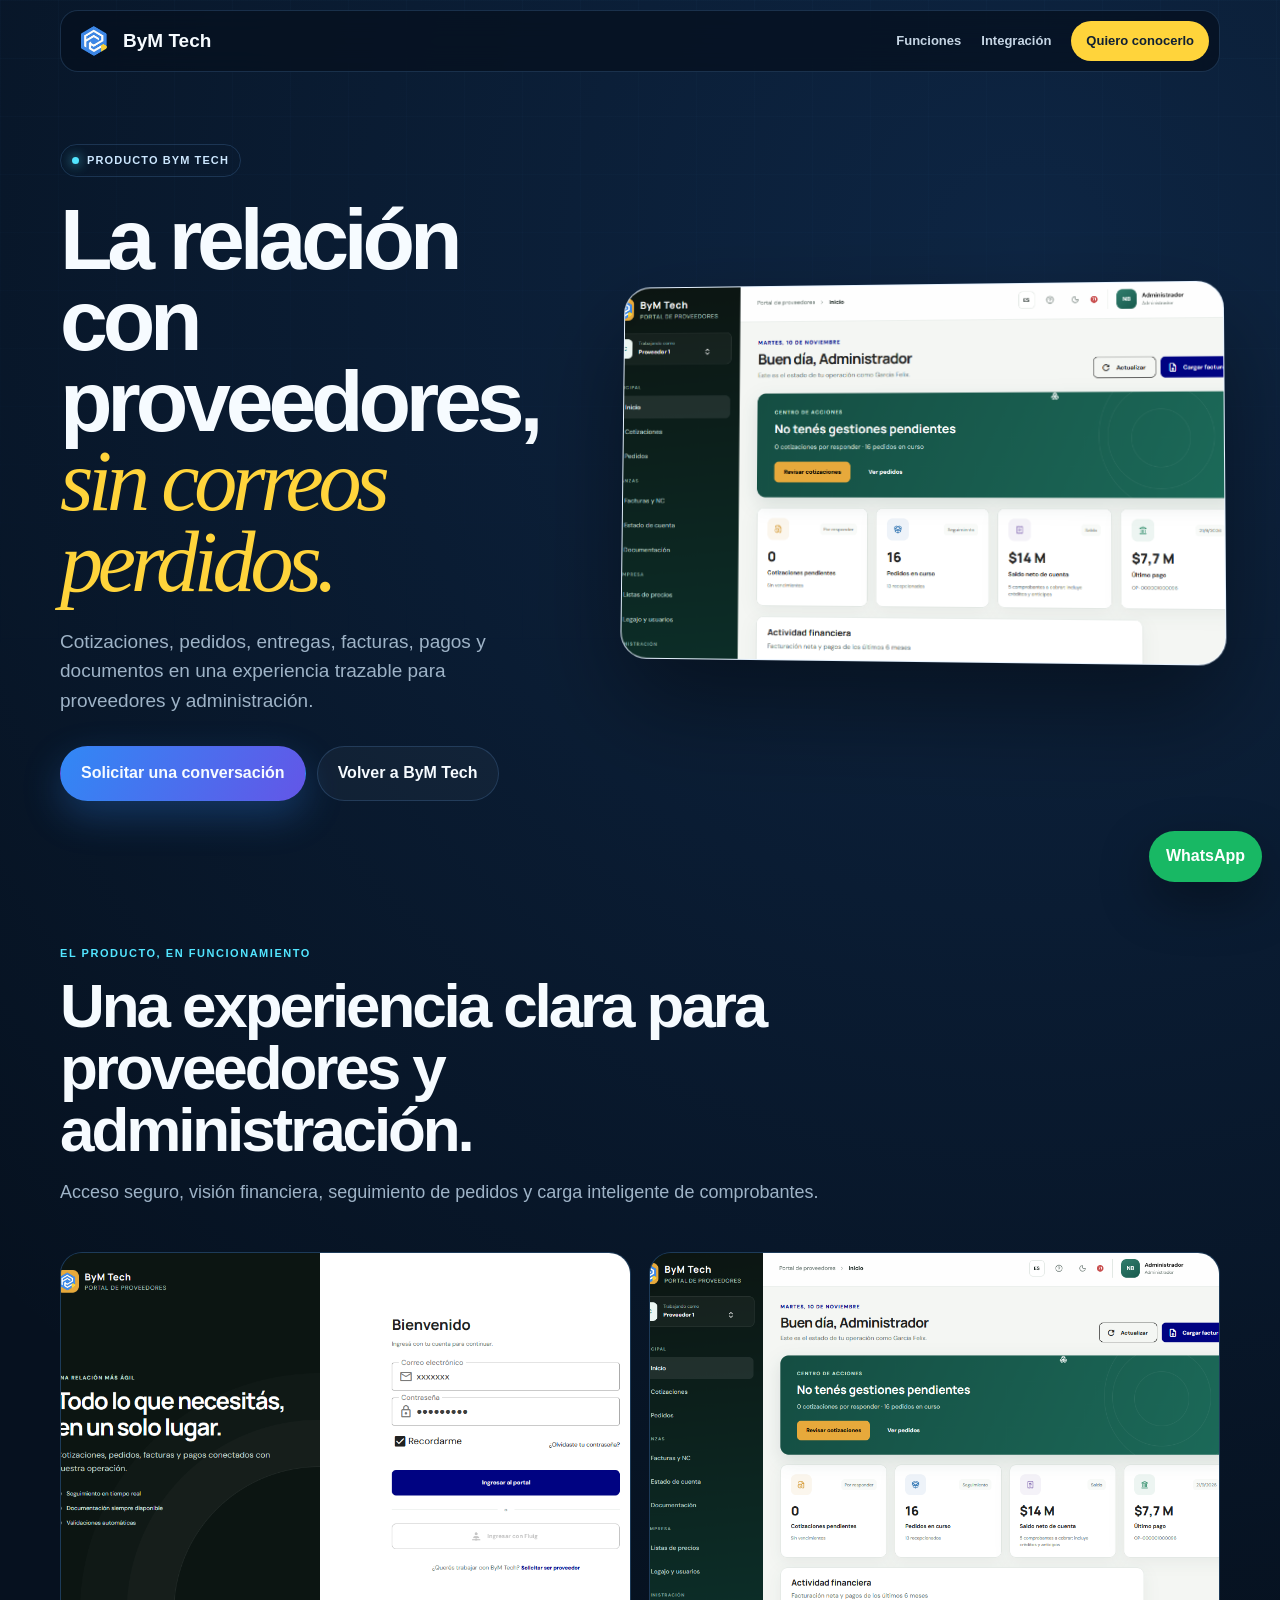
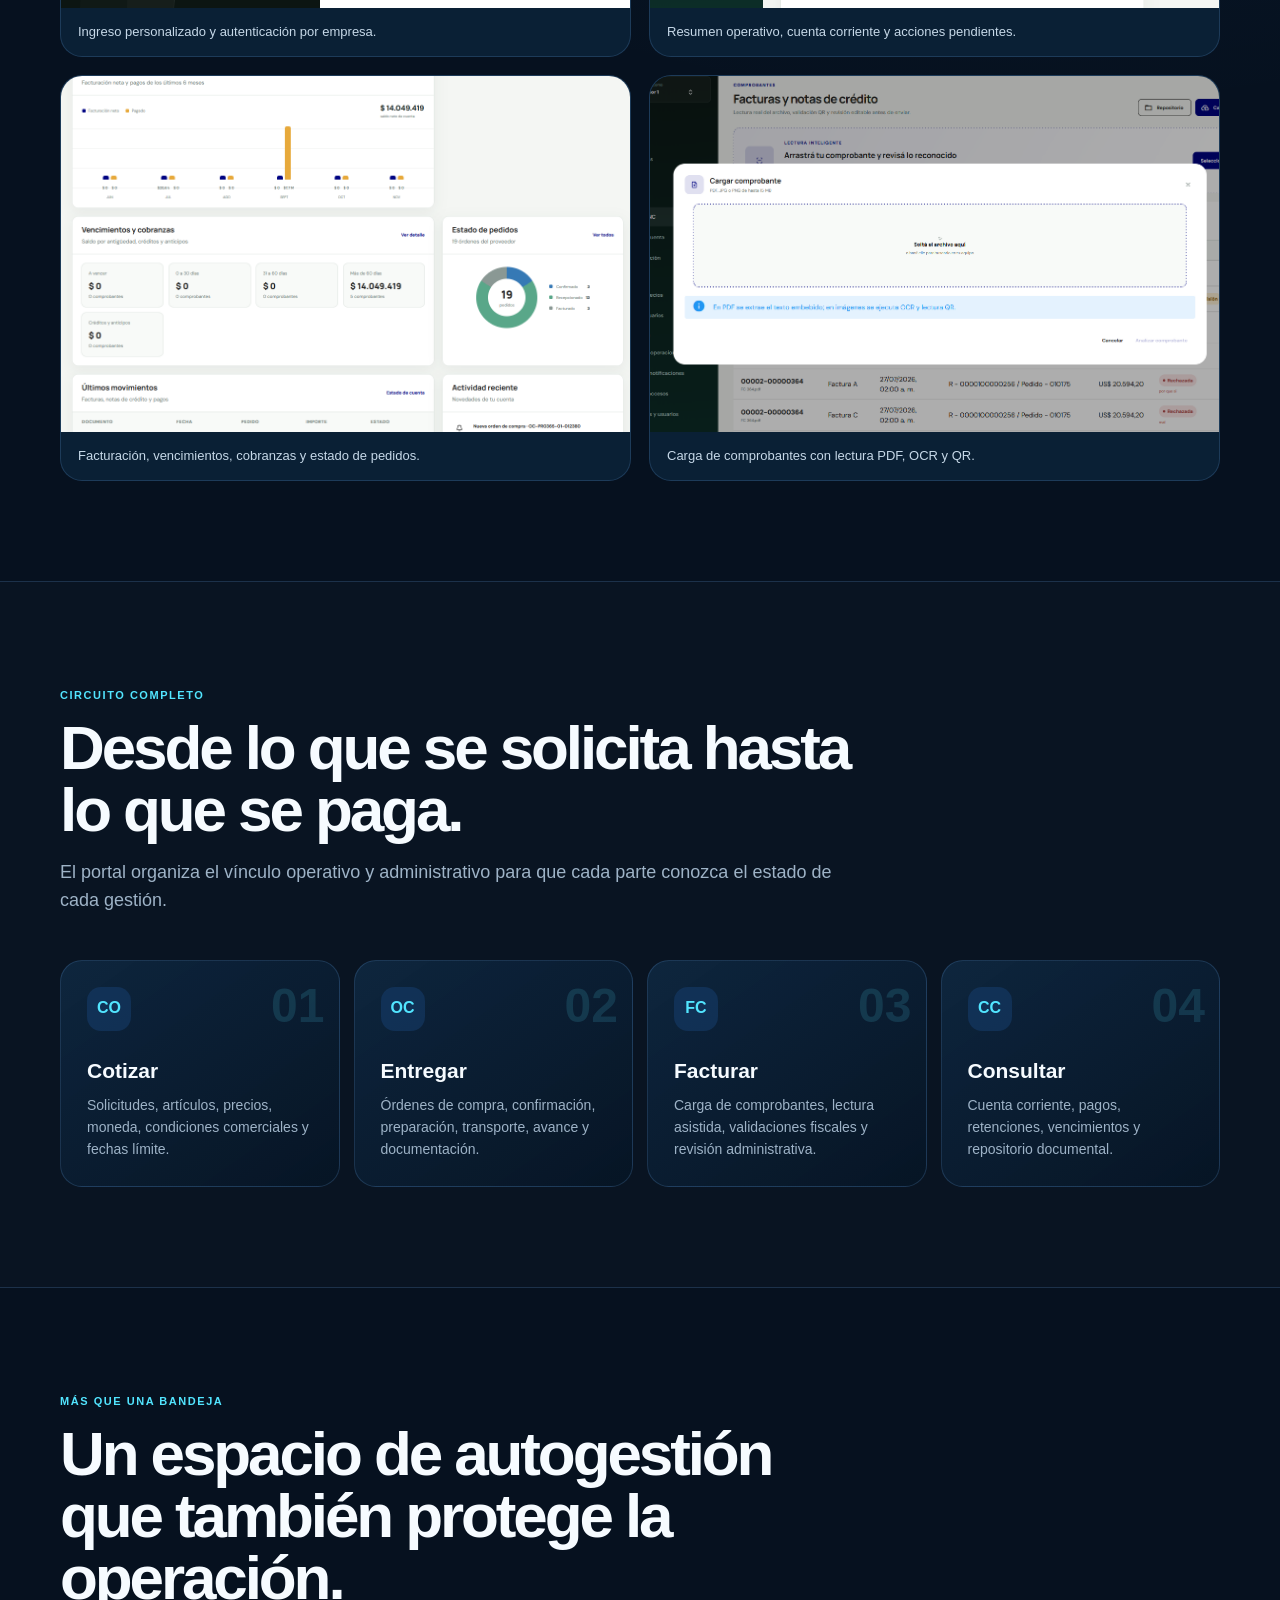
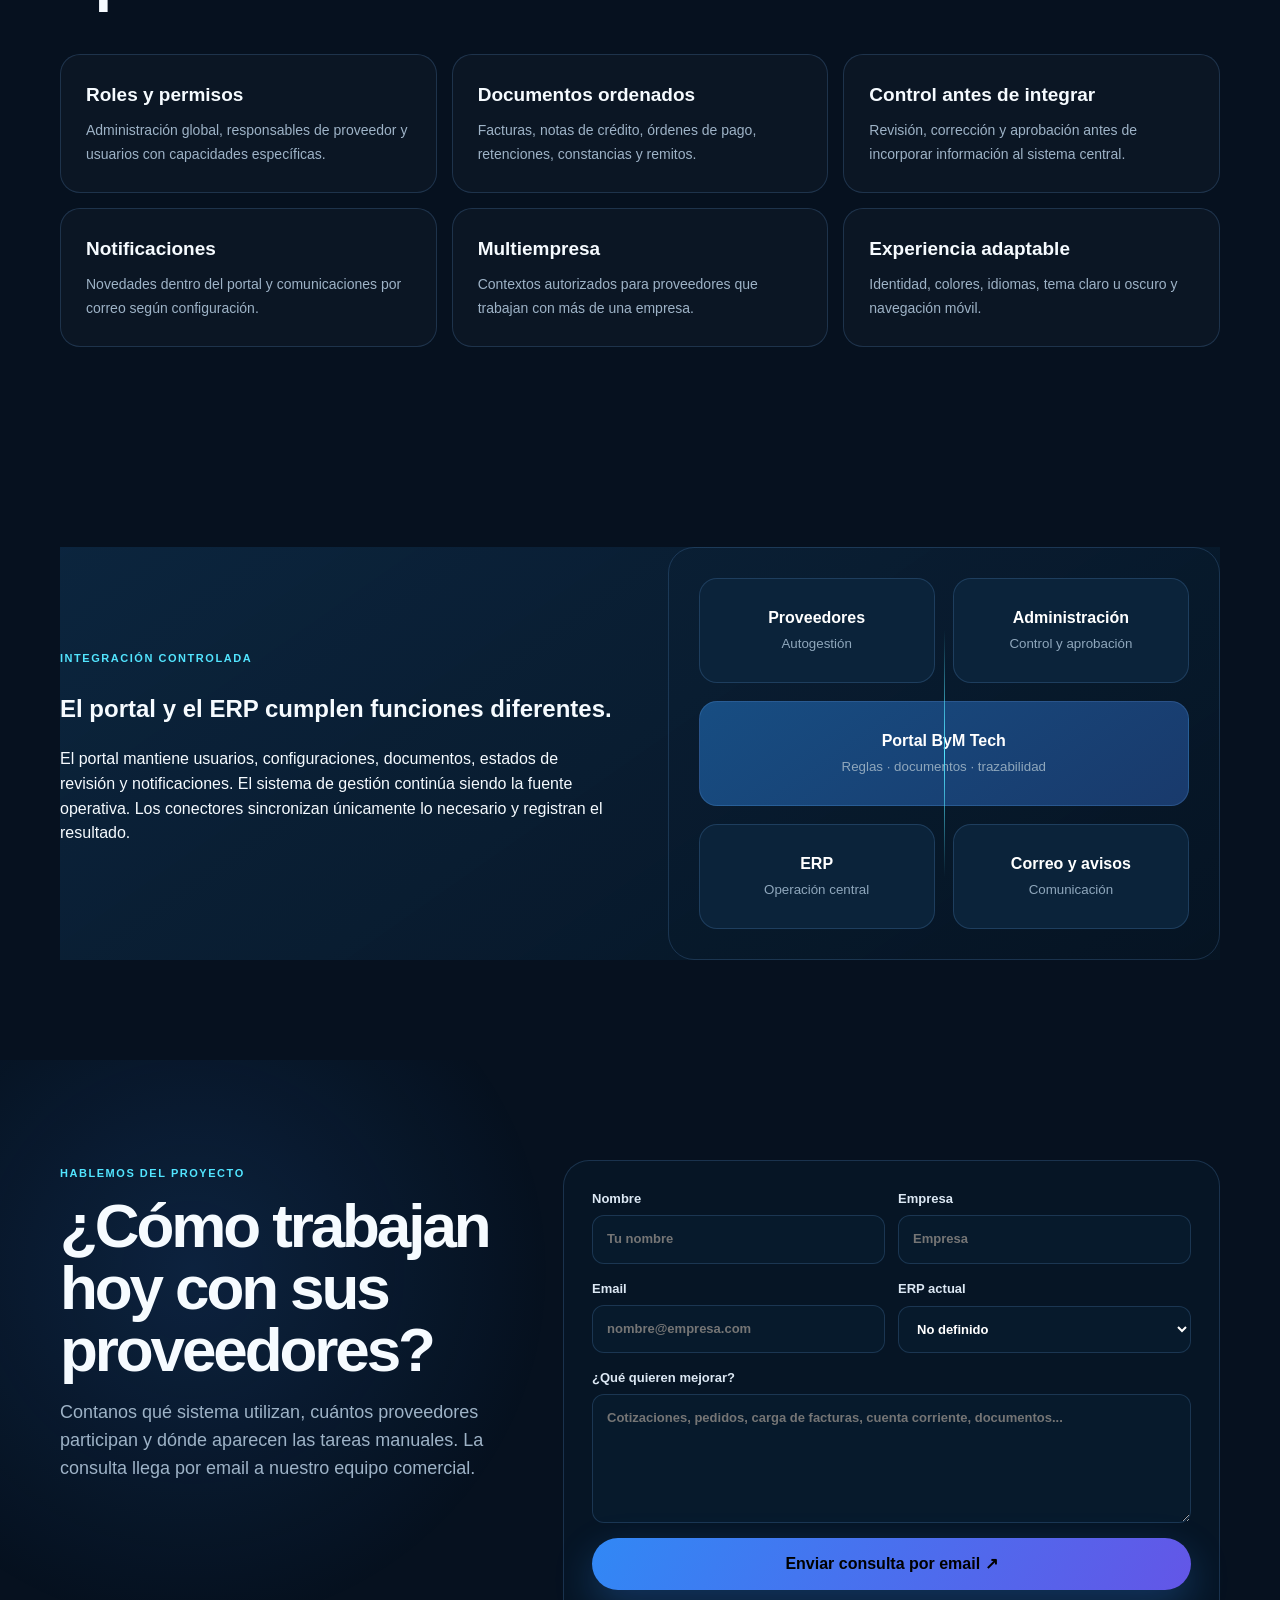
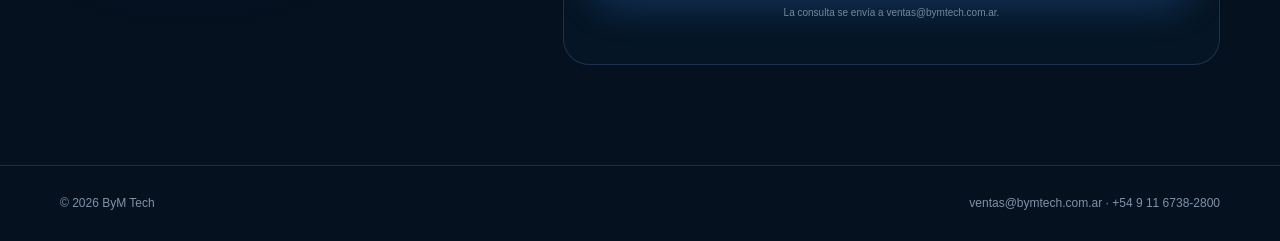
<file: portal-proveedores/index.html>
<!doctype html>
<html lang="es">
<head>
  <meta charset="utf-8">
  <meta name="viewport" content="width=device-width,initial-scale=1">
  <meta name="theme-color" content="#06111f">
  <meta name="description" content="Portal de Proveedores de ByM Tech: cotizaciones, pedidos, facturas, cuenta corriente, documentos e integración con tu sistema de gestión.">
  <title>Portal de Proveedores | ByM Tech</title>
  <link rel="icon" type="image/png" href="../assets/bymtech-logo.png">
  <style>
    :root{--ink:#06111f;--panel:#0b2036;--text:#f6fbff;--muted:#9eb3c7;--blue:#3188f5;--cyan:#52e5ff;--yellow:#ffd43b;--line:rgba(118,185,255,.18);--green:#22c978}*{box-sizing:border-box}html{scroll-behavior:smooth}body{margin:0;background:radial-gradient(circle at 80% 5%,rgba(49,136,245,.17),transparent 30%),var(--ink);color:var(--text);font-family:Aptos,"Segoe UI",sans-serif;line-height:1.55;overflow-x:hidden}body:before{content:"";position:fixed;inset:0;z-index:-1;background:linear-gradient(rgba(118,185,255,.025) 1px,transparent 1px),linear-gradient(90deg,rgba(118,185,255,.025) 1px,transparent 1px);background-size:58px 58px;mask-image:linear-gradient(black,transparent 78%)}a{color:inherit;text-decoration:none}button,input,textarea,select{font:inherit}.wrap{width:min(1160px,calc(100% - 40px));margin:auto}.nav{position:fixed;inset:0 0 auto;z-index:20;padding:10px 0}.nav-inner{height:62px;display:flex;align-items:center;justify-content:space-between;padding:0 10px 0 14px;border:1px solid var(--line);border-radius:18px;background:rgba(6,17,31,.76);backdrop-filter:blur(20px)}.brand{display:flex;align-items:center;gap:10px;font-size:19px;font-weight:800}.brand img{width:38px;height:38px}.nav-links{display:flex;align-items:center;gap:20px;color:#c5d5e4;font-size:13px;font-weight:700}.nav-cta{padding:10px 15px;border-radius:999px;background:var(--yellow);color:#102033}.hero{min-height:100svh;display:grid;align-items:center;padding:125px 0 80px}.hero-grid{display:grid;grid-template-columns:.9fr 1.1fr;gap:62px;align-items:center}.eyebrow{display:inline-flex;align-items:center;gap:8px;margin-bottom:22px;padding:7px 11px;border:1px solid var(--line);border-radius:999px;color:#cce7ff;font-size:11px;font-weight:800;letter-spacing:.1em;text-transform:uppercase}.eyebrow:before{content:"";width:7px;height:7px;border-radius:50%;background:var(--cyan);box-shadow:0 0 12px var(--cyan)}h1{margin:0 0 24px;font-size:clamp(50px,7vw,86px);line-height:.94;letter-spacing:-.06em}h1 span{display:block;color:var(--yellow);font-family:Georgia,serif;font-style:italic;font-weight:400}.lead{max-width:640px;margin:0 0 31px;color:var(--muted);font-size:19px}.actions{display:flex;gap:11px;flex-wrap:wrap}.btn{display:inline-flex;align-items:center;justify-content:center;gap:8px;padding:14px 20px;border:1px solid transparent;border-radius:999px;font-weight:800;transition:.25s}.btn:hover{transform:translateY(-3px)}.primary{background:linear-gradient(120deg,var(--blue),#6356e7);box-shadow:0 15px 38px rgba(49,136,245,.28)}.secondary{border-color:var(--line);background:rgba(255,255,255,.035)}
    .portal-ui{border:1px solid rgba(118,185,255,.24);border-radius:27px;overflow:hidden;background:#eaf3fc;color:#132c47;box-shadow:0 45px 100px rgba(0,0,0,.42);transform:perspective(1100px) rotateY(-4deg) rotateX(2deg);transition:.5s}.portal-ui:hover{transform:perspective(1100px) rotateY(0) rotateX(0) translateY(-5px)}.ui-top{display:flex;align-items:center;gap:10px;padding:14px 17px;background:white;font-size:11px}.ui-top img{width:26px;height:26px}.ui-top b{margin-left:auto;color:#209b62;font-size:9px}.ui-body{display:grid;grid-template-columns:118px 1fr;min-height:390px}.ui-body aside{display:grid;align-content:start;gap:6px;padding:16px 10px;background:#123c68;color:#c9ddf1;font-size:10px}.ui-body aside span{padding:9px;border-radius:8px}.ui-body aside .active{background:rgba(255,255,255,.16);color:white}.ui-main{padding:19px}.kpis{display:grid;grid-template-columns:repeat(3,1fr);gap:9px}.kpis b{padding:15px;border-radius:10px;background:white;font-size:24px}.kpis small{display:block;color:#6d8499;font-size:8px;font-weight:500}.chart{display:flex;align-items:end;gap:9px;height:145px;margin-top:11px;padding:18px;background:white;border-radius:11px}.chart i{flex:1;height:var(--h);border-radius:5px 5px 0 0;background:linear-gradient(var(--cyan),var(--blue))}.chart i:nth-child(1){--h:27%}.chart i:nth-child(2){--h:54%}.chart i:nth-child(3){--h:43%}.chart i:nth-child(4){--h:72%}.chart i:nth-child(5){--h:62%}.chart i:nth-child(6){--h:89%}.rows{display:grid;gap:8px;margin-top:11px;padding:14px;background:white;border-radius:11px}.rows span{height:8px;border-radius:99px;background:#dce8f2}.concept{display:block;padding:10px 15px;background:#dceaf6;color:#60778c;font-size:9px}
    section{padding:100px 0}.head{max-width:790px;margin-bottom:45px}.kicker{color:var(--cyan);font-size:11px;font-weight:800;letter-spacing:.14em;text-transform:uppercase}.head h2,.form-copy h2{margin:10px 0 18px;font-size:clamp(39px,5vw,62px);line-height:1;letter-spacing:-.05em}.head p,.form-copy p{color:var(--muted);font-size:18px}.flow{border-block:1px solid var(--line);background:rgba(255,255,255,.015)}.flow-grid{display:grid;grid-template-columns:repeat(4,1fr);gap:14px}.flow-card{position:relative;padding:26px;border:1px solid var(--line);border-radius:22px;background:linear-gradient(145deg,rgba(16,44,72,.74),rgba(7,22,38,.85));overflow:hidden}.flow-card:before{content:attr(data-step);position:absolute;right:14px;top:8px;color:rgba(82,229,255,.14);font-size:48px;font-weight:900}.flow-card i{display:grid;place-items:center;width:44px;height:44px;border-radius:14px;background:rgba(49,136,245,.15);color:var(--cyan);font-style:normal;font-weight:900}.flow-card h3{margin:24px 0 8px;font-size:21px}.flow-card p{margin:0;color:var(--muted);font-size:14px}.capabilities{display:grid;grid-template-columns:repeat(3,1fr);gap:15px}.cap{padding:25px;border:1px solid var(--line);border-radius:20px;background:rgba(255,255,255,.025)}.cap b{display:block;margin-bottom:8px;font-size:19px}.cap span{color:var(--muted);font-size:14px}.integration{display:grid;grid-template-columns:1fr 1fr;gap:55px;align-items:center;background:linear-gradient(145deg,rgba(17,54,88,.55),rgba(6,21,36,.75))}.integration-map{position:relative;display:grid;grid-template-columns:1fr 1fr;gap:18px;padding:30px;border:1px solid var(--line);border-radius:26px}.integration-map:before{content:"";position:absolute;left:50%;top:20%;bottom:20%;width:1px;background:linear-gradient(transparent,var(--cyan),transparent)}.integration-node{display:grid;place-items:center;min-height:105px;border:1px solid var(--line);border-radius:18px;background:#0b233a;text-align:center}.integration-node strong{display:block;color:white}.integration-node small{color:#8fa7bc}.integration-node.central{grid-column:1/-1;background:linear-gradient(145deg,#174d82,#193a6c)}
    .form-section{background:radial-gradient(circle at 15% 30%,rgba(49,136,245,.15),transparent 30%)}.form-grid{display:grid;grid-template-columns:.8fr 1.2fr;gap:65px;align-items:start}.form{display:grid;gap:15px;padding:28px;border:1px solid var(--line);border-radius:26px;background:rgba(8,24,41,.72)}.form-row{display:grid;grid-template-columns:1fr 1fr;gap:13px}.form label{display:grid;gap:6px;color:#dce8f4;font-size:13px;font-weight:700}.form input,.form textarea,.form select{width:100%;padding:13px 14px;border:1px solid var(--line);border-radius:12px;background:#071a2c;color:white;outline:none}.form input:focus,.form textarea:focus,.form select:focus{border-color:var(--cyan);box-shadow:0 0 0 3px rgba(82,229,255,.1)}.form textarea{resize:vertical}.form button{border:0;cursor:pointer}.note{margin:0;color:#71889e;font-size:10px;text-align:center}.footer{padding:28px 0;border-top:1px solid var(--line);color:#7e93a8;font-size:12px}.footer-inner{display:flex;justify-content:space-between;gap:20px}.whatsapp{position:fixed;right:18px;bottom:18px;z-index:30;padding:13px 17px;border-radius:999px;background:#18b864;color:white;font-weight:800;box-shadow:0 20px 50px rgba(0,0,0,.35)}
    .portal-shot{overflow:hidden;border:1px solid var(--line);border-radius:27px;background:#fff;box-shadow:0 45px 100px rgba(0,0,0,.42);transform:perspective(1100px) rotateY(-4deg) rotateX(2deg);transition:.5s}.portal-shot:hover{transform:perspective(1100px) rotateY(0) rotateX(0) translateY(-5px)}.portal-shot img{display:block;width:100%;aspect-ratio:16/10;object-fit:cover;object-position:top}.screenshots{padding-top:40px}.screenshot-grid{display:grid;grid-template-columns:repeat(2,1fr);gap:18px}.screenshot-grid figure{margin:0;overflow:hidden;border:1px solid var(--line);border-radius:22px;background:#0a2035}.screenshot-grid img{display:block;width:100%;aspect-ratio:16/10;object-fit:cover;object-position:top;transition:.35s}.screenshot-grid figure:hover img{transform:scale(1.025)}.screenshot-grid figcaption{padding:14px 17px;color:#c6d8e8;font-size:13px}.form-status{margin:0;color:#7890a8;font-size:11px;text-align:center}.form-status.success{color:#65e7aa}.form-status.error{color:#ff9f9f}.form button[disabled]{opacity:.65;cursor:wait}
    @media(max-width:900px){.hero-grid,.integration,.form-grid{grid-template-columns:1fr}.hero{padding-top:115px}.portal-shot{transform:none}.flow-grid{grid-template-columns:1fr 1fr}.capabilities{grid-template-columns:1fr 1fr}.nav-links a:not(.nav-cta){display:none}}
    @media(max-width:600px){.wrap{width:min(100% - 26px,1160px)}.nav-inner{height:58px}.brand{font-size:16px}.hero{padding-top:105px}.hero-grid{gap:35px}.screenshot-grid{grid-template-columns:1fr}.flow-grid,.capabilities{grid-template-columns:1fr}.form-row{grid-template-columns:1fr}.form{padding:20px}.integration-map{padding:17px}.footer-inner{display:block;text-align:center}.footer-inner span{display:block;margin-top:5px}.whatsapp{right:12px;bottom:12px;padding:12px;font-size:0}.whatsapp:before{content:"WA";font-size:13px}}
  </style>
  <style>
    @media(max-width:768px){html,body{width:100%;max-width:100%;overflow-x:hidden}.wrap{width:calc(100% - 24px);max-width:none}.nav{padding:7px 0}.nav-inner{width:100%;height:58px;padding:0 9px 0 11px}.brand{font-size:15px}.brand img{width:34px;height:34px}.nav-links{min-width:0}.nav-cta{max-width:48vw;overflow:hidden;text-overflow:ellipsis;white-space:nowrap;font-size:10px}.hero{min-height:auto;padding:105px 0 62px}.hero-grid,.integration,.form-grid{grid-template-columns:minmax(0,1fr);gap:30px}.hero-grid>*,.integration>*,.form-grid>*{min-width:0}h1{font-size:clamp(44px,13vw,64px);overflow-wrap:anywhere}.lead{font-size:16px}.actions{display:grid;grid-template-columns:1fr}.actions .btn{width:100%}.portal-shot,.portal-ui{width:100%;transform:none;border-radius:20px}.portal-shot img{aspect-ratio:4/3}.ui-body{grid-template-columns:82px minmax(0,1fr);min-height:300px}.ui-main{min-width:0;padding:12px}.kpis{grid-template-columns:1fr}.kpis b:nth-child(n+2){display:none}.flow-grid,.capabilities,.screenshot-grid{grid-template-columns:minmax(0,1fr)}section{padding:72px 0}.head h2,.form-copy h2{font-size:clamp(34px,10vw,46px);overflow-wrap:anywhere}.head p,.form-copy p{font-size:16px}.form{width:100%;padding:19px}.form-row{grid-template-columns:minmax(0,1fr)}.form input,.form textarea,.form select{min-width:0;max-width:100%}.form .btn{width:100%}.integration-map{grid-template-columns:1fr;padding:16px}.integration-map:before{display:none}.integration-node.central{grid-column:auto}.footer-inner{display:block;text-align:center}.whatsapp{right:10px;bottom:10px}}
    @media(max-width:430px){.wrap{width:calc(100% - 20px)}.hero{padding-top:96px}h1{font-size:clamp(41px,12.5vw,54px)}.nav-cta{max-width:45vw}.ui-body aside{padding:10px 6px;font-size:8px}.screenshot-grid img{aspect-ratio:4/3}}
  </style>
  <style>@media(max-width:900px){html,body{width:100%!important;max-width:100%!important;overflow-x:hidden!important}.wrap{width:calc(100% - 24px)!important;max-width:100%!important}.hero-grid,.integration,.form-grid{grid-template-columns:minmax(0,1fr)!important}.hero-grid>*,.integration>*,.form-grid>*{width:100%!important;max-width:100%!important;min-width:0!important}h1,.lead{width:100%!important;max-width:100%!important;overflow-wrap:anywhere!important}.actions{display:grid!important;grid-template-columns:minmax(0,1fr)!important}.actions .btn{width:100%!important}.portal-shot,.portal-ui{width:100%!important;max-width:100%!important;transform:none!important}.flow-grid,.capabilities,.screenshot-grid,.form-row{grid-template-columns:minmax(0,1fr)!important}.form{width:100%!important;max-width:100%!important}.nav-inner{width:100%!important}.nav-links a:not(.nav-cta){display:none!important}}</style>
</head>
<body>
  <nav class="nav"><div class="wrap nav-inner"><a class="brand" href="../"><img src="../assets/bymtech-logo.png" alt=""><span>ByM Tech</span></a><div class="nav-links"><a href="#funciones">Funciones</a><a href="#integracion">Integración</a><a class="nav-cta" href="#contacto">Quiero conocerlo</a></div></div></nav>
  <main>
    <section class="hero"><div class="wrap hero-grid"><div><div class="eyebrow">Producto ByM Tech</div><h1>La relación con proveedores, <span>sin correos perdidos.</span></h1><p class="lead">Cotizaciones, pedidos, entregas, facturas, pagos y documentos en una experiencia trazable para proveedores y administración.</p><div class="actions"><a class="btn primary" href="#contacto">Solicitar una conversación</a><a class="btn secondary" href="../">Volver a ByM Tech</a></div></div><div class="portal-shot"><img src="../assets/portal-proveedores/02-dashboard.png" alt="Dashboard real del Portal de Proveedores"></div></div></section>
    <section class="screenshots"><div class="wrap"><div class="head"><span class="kicker">El producto, en funcionamiento</span><h2>Una experiencia clara para proveedores y administración.</h2><p>Acceso seguro, visión financiera, seguimiento de pedidos y carga inteligente de comprobantes.</p></div><div class="screenshot-grid"><figure><img src="../assets/portal-proveedores/01-login.png" alt="Pantalla de acceso al Portal de Proveedores"><figcaption>Ingreso personalizado y autenticación por empresa.</figcaption></figure><figure><img src="../assets/portal-proveedores/02-dashboard.png" alt="Resumen operativo del Portal de Proveedores"><figcaption>Resumen operativo, cuenta corriente y acciones pendientes.</figcaption></figure><figure><img src="../assets/portal-proveedores/03-finanzas-pedidos.png" alt="Indicadores financieros y pedidos"><figcaption>Facturación, vencimientos, cobranzas y estado de pedidos.</figcaption></figure><figure><img src="../assets/portal-proveedores/04-carga-comprobante.png" alt="Carga inteligente de comprobantes"><figcaption>Carga de comprobantes con lectura PDF, OCR y QR.</figcaption></figure></div></div></section>
    <section class="flow" id="funciones"><div class="wrap"><div class="head"><span class="kicker">Circuito completo</span><h2>Desde lo que se solicita hasta lo que se paga.</h2><p>El portal organiza el vínculo operativo y administrativo para que cada parte conozca el estado de cada gestión.</p></div><div class="flow-grid"><article class="flow-card" data-step="01"><i>CO</i><h3>Cotizar</h3><p>Solicitudes, artículos, precios, moneda, condiciones comerciales y fechas límite.</p></article><article class="flow-card" data-step="02"><i>OC</i><h3>Entregar</h3><p>Órdenes de compra, confirmación, preparación, transporte, avance y documentación.</p></article><article class="flow-card" data-step="03"><i>FC</i><h3>Facturar</h3><p>Carga de comprobantes, lectura asistida, validaciones fiscales y revisión administrativa.</p></article><article class="flow-card" data-step="04"><i>CC</i><h3>Consultar</h3><p>Cuenta corriente, pagos, retenciones, vencimientos y repositorio documental.</p></article></div></div></section>
    <section><div class="wrap"><div class="head"><span class="kicker">Más que una bandeja</span><h2>Un espacio de autogestión que también protege la operación.</h2></div><div class="capabilities"><div class="cap"><b>Roles y permisos</b><span>Administración global, responsables de proveedor y usuarios con capacidades específicas.</span></div><div class="cap"><b>Documentos ordenados</b><span>Facturas, notas de crédito, órdenes de pago, retenciones, constancias y remitos.</span></div><div class="cap"><b>Control antes de integrar</b><span>Revisión, corrección y aprobación antes de incorporar información al sistema central.</span></div><div class="cap"><b>Notificaciones</b><span>Novedades dentro del portal y comunicaciones por correo según configuración.</span></div><div class="cap"><b>Multiempresa</b><span>Contextos autorizados para proveedores que trabajan con más de una empresa.</span></div><div class="cap"><b>Experiencia adaptable</b><span>Identidad, colores, idiomas, tema claro u oscuro y navegación móvil.</span></div></div></div></section>
    <section id="integracion"><div class="wrap integration"><div><span class="kicker">Integración controlada</span><h2>El portal y el ERP cumplen funciones diferentes.</h2><p>El portal mantiene usuarios, configuraciones, documentos, estados de revisión y notificaciones. El sistema de gestión continúa siendo la fuente operativa. Los conectores sincronizan únicamente lo necesario y registran el resultado.</p></div><div class="integration-map"><div class="integration-node"><div><strong>Proveedores</strong><small>Autogestión</small></div></div><div class="integration-node"><div><strong>Administración</strong><small>Control y aprobación</small></div></div><div class="integration-node central"><div><strong>Portal ByM Tech</strong><small>Reglas · documentos · trazabilidad</small></div></div><div class="integration-node"><div><strong>ERP</strong><small>Operación central</small></div></div><div class="integration-node"><div><strong>Correo y avisos</strong><small>Comunicación</small></div></div></div></div></section>
    <section class="form-section" id="contacto"><div class="wrap form-grid"><div class="form-copy"><span class="kicker">Hablemos del proyecto</span><h2>¿Cómo trabajan hoy con sus proveedores?</h2><p>Contanos qué sistema utilizan, cuántos proveedores participan y dónde aparecen las tareas manuales. La consulta llega por email a nuestro equipo comercial.</p></div><form class="form" id="portalForm"><div class="form-row"><label>Nombre<input name="name" required autocomplete="name" placeholder="Tu nombre"></label><label>Empresa<input name="company" autocomplete="organization" placeholder="Empresa"></label></div><div class="form-row"><label>Email<input name="email" required type="email" autocomplete="email" placeholder="nombre@empresa.com"></label><label>ERP actual<select name="erp"><option>No definido</option><option>TOTVS Protheus</option><option>Odoo</option><option>Tango</option><option>SAP</option><option>Otro</option></select></label></div><label>¿Qué quieren mejorar?<textarea name="message" rows="5" required placeholder="Cotizaciones, pedidos, carga de facturas, cuenta corriente, documentos..."></textarea></label><button class="btn primary" type="submit">Enviar consulta por email ↗</button><p class="note">La consulta se envía a ventas@bymtech.com.ar.</p><p class="form-status" role="status" aria-live="polite"></p></form></div></section>
  </main>
  <a class="whatsapp" href="https://wa.me/5491167382800?text=Hola%20ByM%20Tech%2C%20quiero%20conocer%20el%20Portal%20de%20Proveedores." target="_blank" rel="noopener">WhatsApp</a>
  <footer class="footer"><div class="wrap footer-inner"><div>© <span id="year"></span> ByM Tech</div><span>ventas@bymtech.com.ar · +54 9 11 6738-2800</span></div></footer>
  <script src="../form-config.js"></script>
  <script>
    document.getElementById('year').textContent=new Date().getFullYear();
    document.getElementById('portalForm').addEventListener('submit',async event=>{event.preventDefault();const form=event.currentTarget;const button=form.querySelector('[type=submit]');const status=form.querySelector('.form-status');const data=new FormData(form);data.append('_subject','Nueva consulta: Portal de Proveedores');data.append('_template','table');status.className='form-status';status.textContent='Enviando consulta…';button.disabled=true;try{const endpoint=window.BYM_FORM_CONFIG?.endpoint;if(!endpoint)throw new Error('Falta configurar el endpoint');const response=await fetch(endpoint,{method:'POST',headers:{Accept:'application/json'},body:data});if(!response.ok)throw new Error('No se pudo enviar');form.reset();status.classList.add('success');status.textContent='¡Gracias! La consulta fue enviada a ventas@bymtech.com.ar.'}catch(error){status.classList.add('error');status.textContent='No pudimos enviar el formulario. Escribinos a ventas@bymtech.com.ar.'}finally{button.disabled=false}});
  </script>
</body>
</html>
</file>
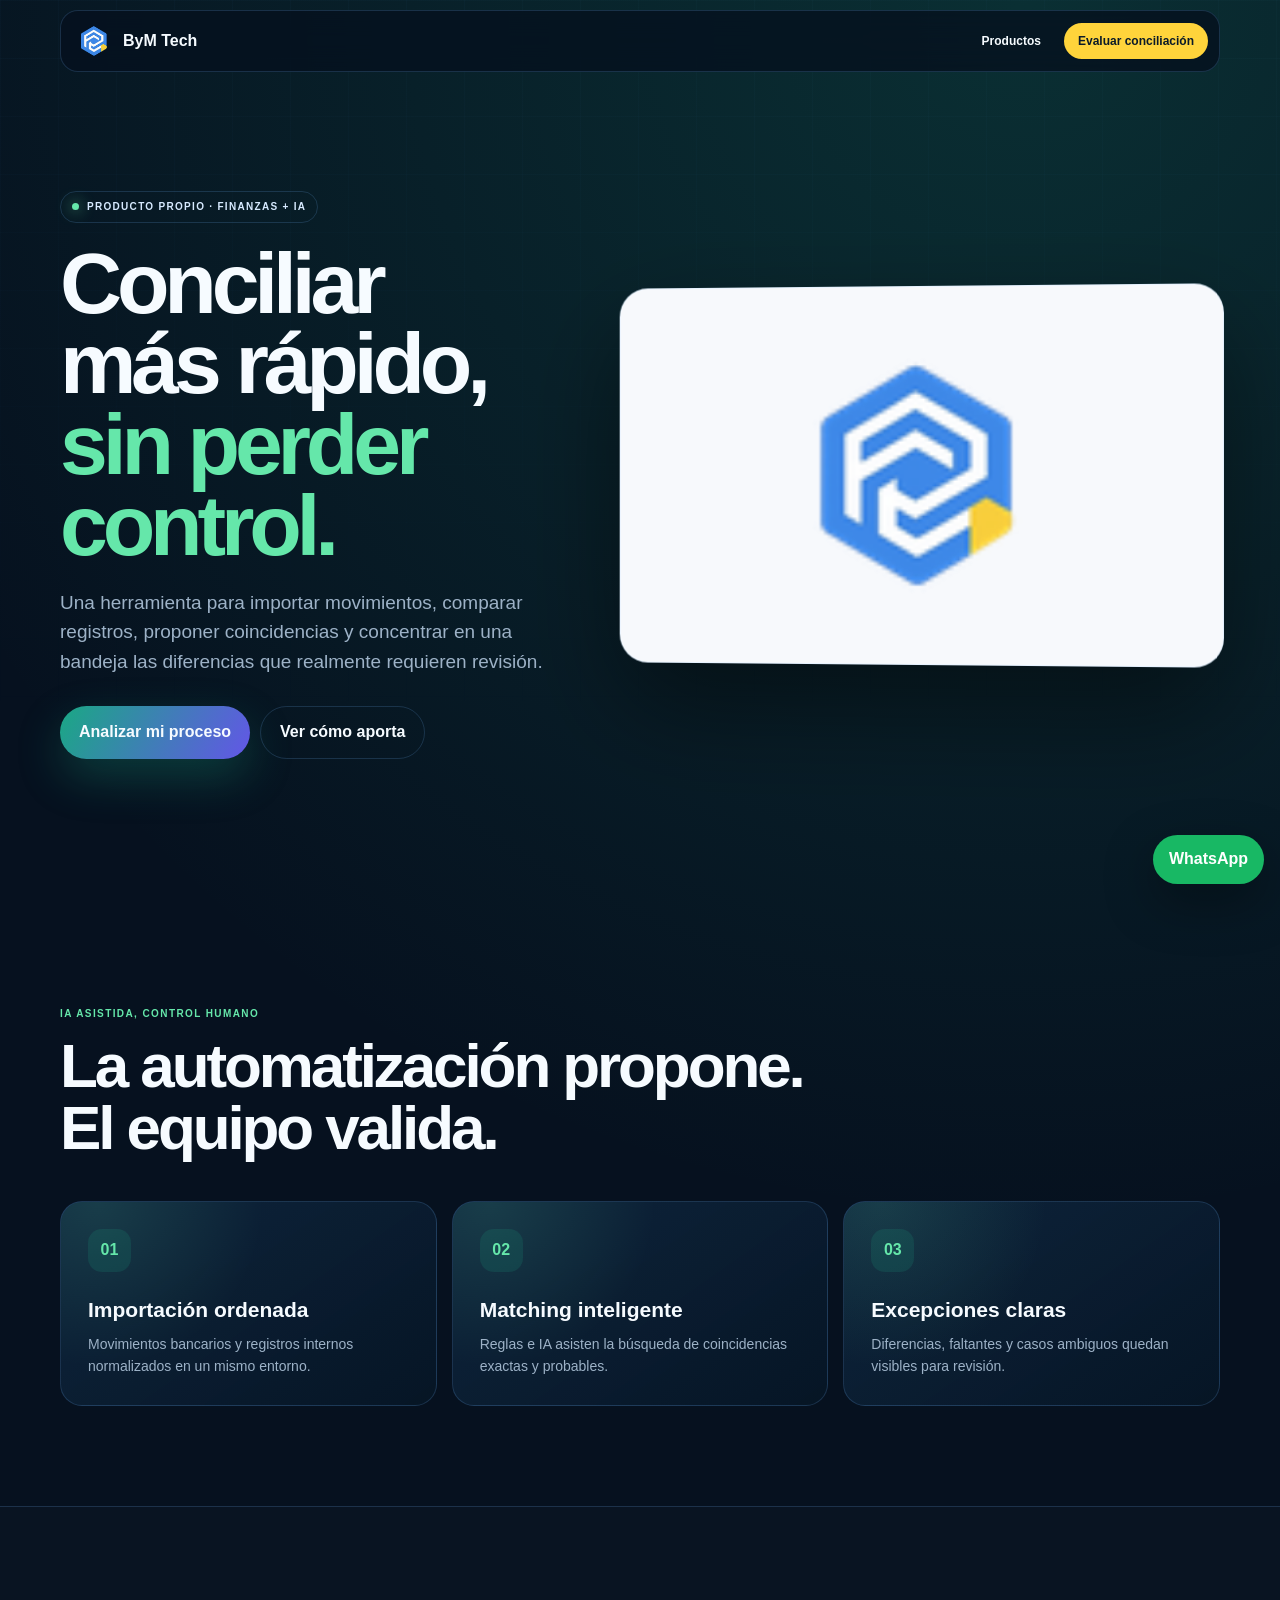
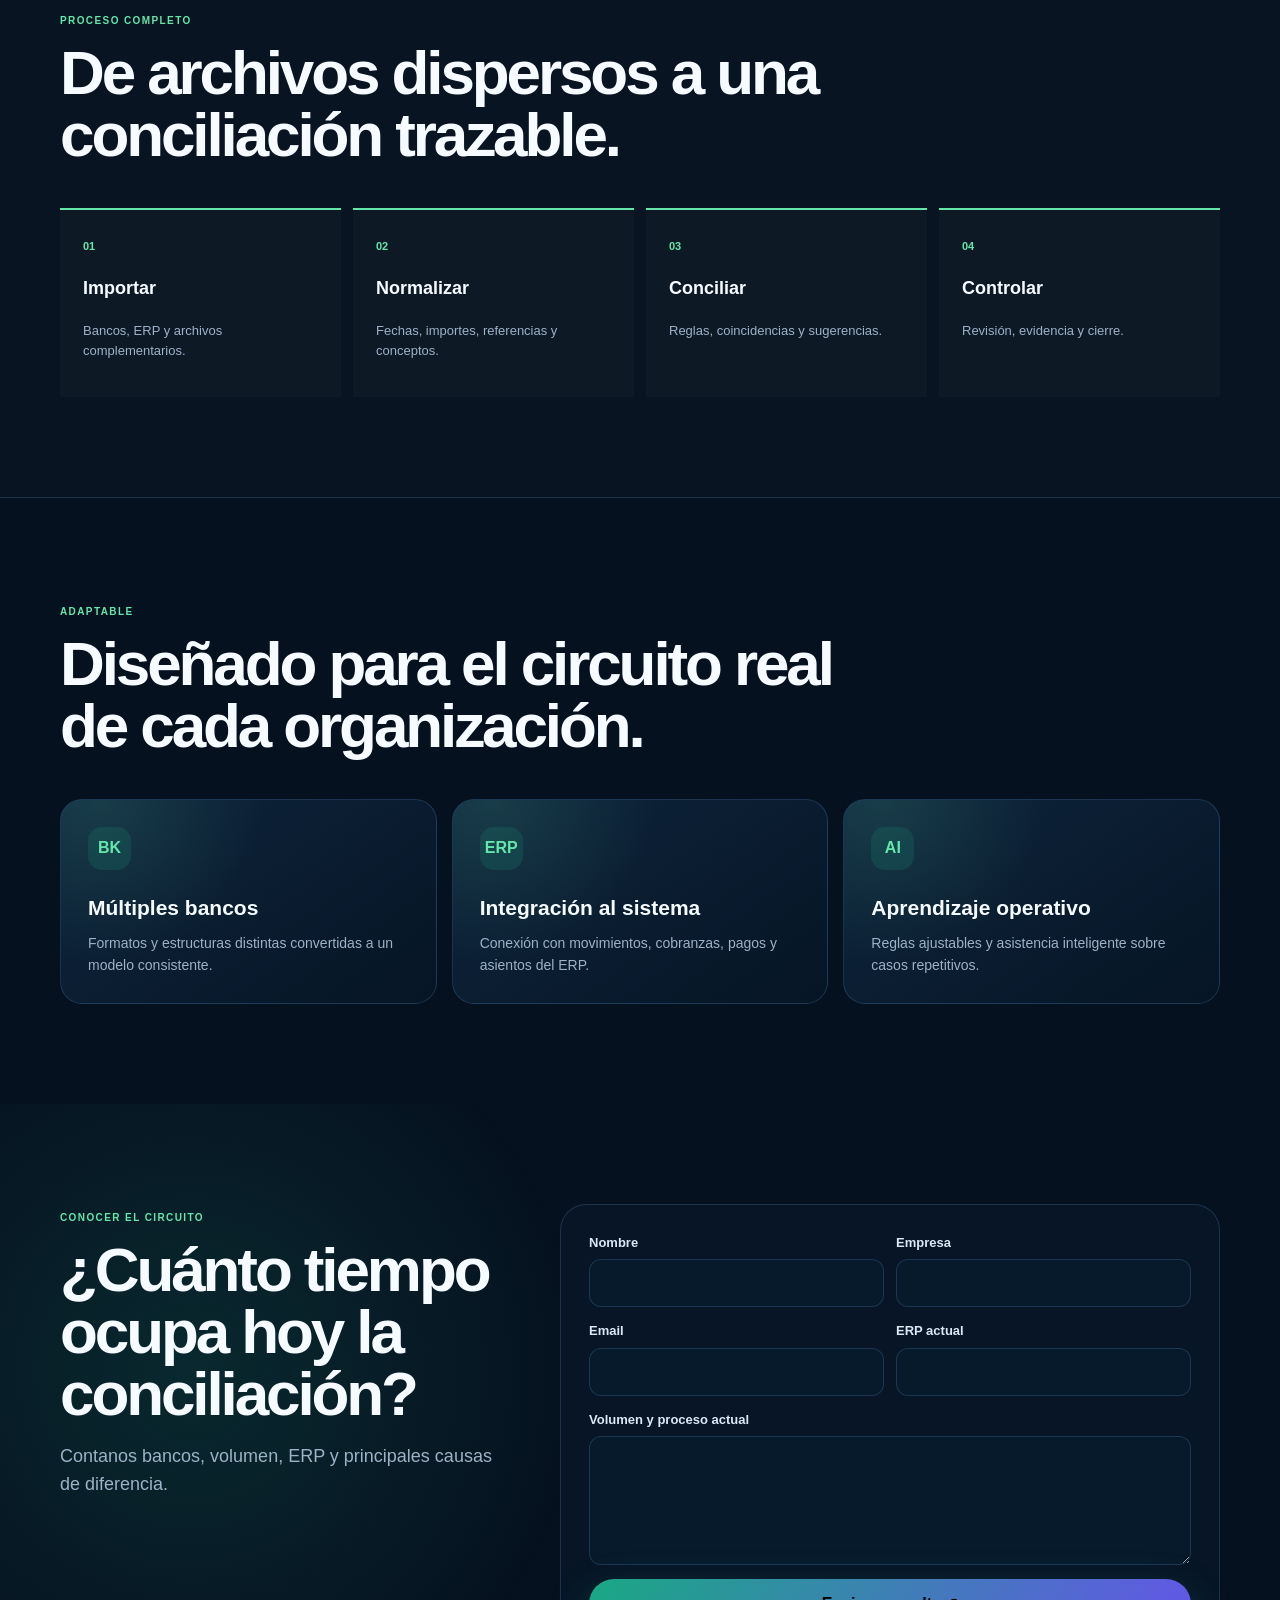
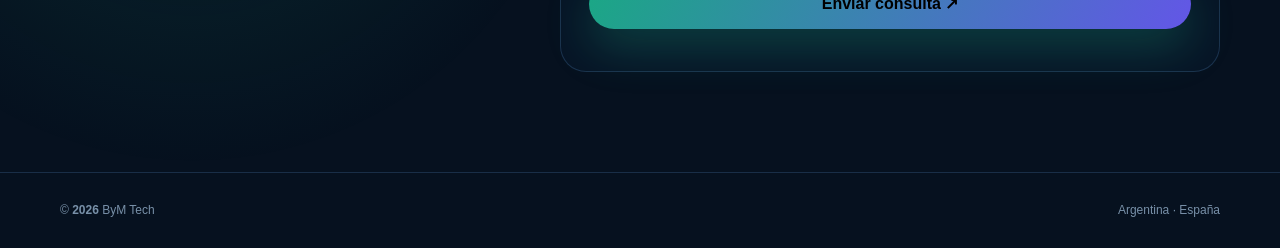
<file: productos/conciliador-bancario/index.html>
<!doctype html><html lang="es"><head><meta charset="utf-8"><meta name="viewport" content="width=device-width,initial-scale=1"><meta name="description" content="Conciliador bancario con IA asistida, trazabilidad y control humano."><title>Conciliador bancario con IA | ByM Tech</title><link rel="icon" href="../../assets/bymtech-logo.png"><link rel="stylesheet" href="../product.css"></head><body class="theme-bank"><nav class="nav"><div class="wrap nav-in"><a class="brand" href="../../"><img src="../../assets/bymtech-logo.png" alt=""><span>ByM Tech</span></a><div class="nav-actions"><a href="../../#productos">Productos</a><a class="cta" href="#contacto">Evaluar conciliación</a></div></div></nav><main><section class="hero"><div class="wrap hero-grid"><div><span class="eyebrow">Producto propio · Finanzas + IA</span><h1>Conciliar más rápido, <span class="accent">sin perder control.</span></h1><p class="lead">Una herramienta para importar movimientos, comparar registros, proponer coincidencias y concentrar en una bandeja las diferencias que realmente requieren revisión.</p><div class="actions"><a class="btn primary" href="#contacto">Analizar mi proceso</a><a class="btn" href="#valor">Ver cómo aporta</a></div></div><div class="hero-media contain"><img src="../../assets/bymtech-logo.png" alt="Conciliador bancario ByM Tech"></div></div></section><section id="valor"><div class="wrap"><div class="section-head"><span class="kicker">IA asistida, control humano</span><h2>La automatización propone. El equipo valida.</h2></div><div class="value-grid"><article class="value"><i>01</i><h3>Importación ordenada</h3><p>Movimientos bancarios y registros internos normalizados en un mismo entorno.</p></article><article class="value"><i>02</i><h3>Matching inteligente</h3><p>Reglas e IA asisten la búsqueda de coincidencias exactas y probables.</p></article><article class="value"><i>03</i><h3>Excepciones claras</h3><p>Diferencias, faltantes y casos ambiguos quedan visibles para revisión.</p></article></div></div></section><section class="proof"><div class="wrap"><div class="section-head"><span class="kicker">Proceso completo</span><h2>De archivos dispersos a una conciliación trazable.</h2></div><div class="process"><article class="step"><b>01</b><h3>Importar</h3><p>Bancos, ERP y archivos complementarios.</p></article><article class="step"><b>02</b><h3>Normalizar</h3><p>Fechas, importes, referencias y conceptos.</p></article><article class="step"><b>03</b><h3>Conciliar</h3><p>Reglas, coincidencias y sugerencias.</p></article><article class="step"><b>04</b><h3>Controlar</h3><p>Revisión, evidencia y cierre.</p></article></div></div></section><section><div class="wrap"><div class="section-head"><span class="kicker">Adaptable</span><h2>Diseñado para el circuito real de cada organización.</h2></div><div class="service-grid"><article class="service"><i>BK</i><h3>Múltiples bancos</h3><p>Formatos y estructuras distintas convertidas a un modelo consistente.</p></article><article class="service"><i>ERP</i><h3>Integración al sistema</h3><p>Conexión con movimientos, cobranzas, pagos y asientos del ERP.</p></article><article class="service"><i>AI</i><h3>Aprendizaje operativo</h3><p>Reglas ajustables y asistencia inteligente sobre casos repetitivos.</p></article></div></div></section><section class="form-section" id="contacto"><div class="wrap form-grid"><div class="form-copy"><span class="kicker">Conocer el circuito</span><h2>¿Cuánto tiempo ocupa hoy la conciliación?</h2><p>Contanos bancos, volumen, ERP y principales causas de diferencia.</p></div><form class="form product-form" data-product="Conciliador bancario con IA"><div class="form-row"><label>Nombre<input name="name" required></label><label>Empresa<input name="company"></label></div><div class="form-row"><label>Email<input name="email" type="email" required></label><label>ERP actual<input name="erp"></label></div><label>Volumen y proceso actual<textarea name="message" rows="5" required></textarea></label><button class="btn primary" type="submit">Enviar consulta ↗</button><p class="form-status" aria-live="polite"></p></form></div></section></main><a class="whatsapp" href="https://wa.me/5491167382800?text=Hola%20ByM%20Tech%2C%20quiero%20conocer%20el%20Conciliador" target="_blank">WhatsApp</a><footer class="footer"><div class="wrap footer-in"><span>© <b data-year></b> ByM Tech</span><span>Argentina · España</span></div></footer><script src="../../form-config.js"></script><script src="../product.js"></script></body></html>
</file>
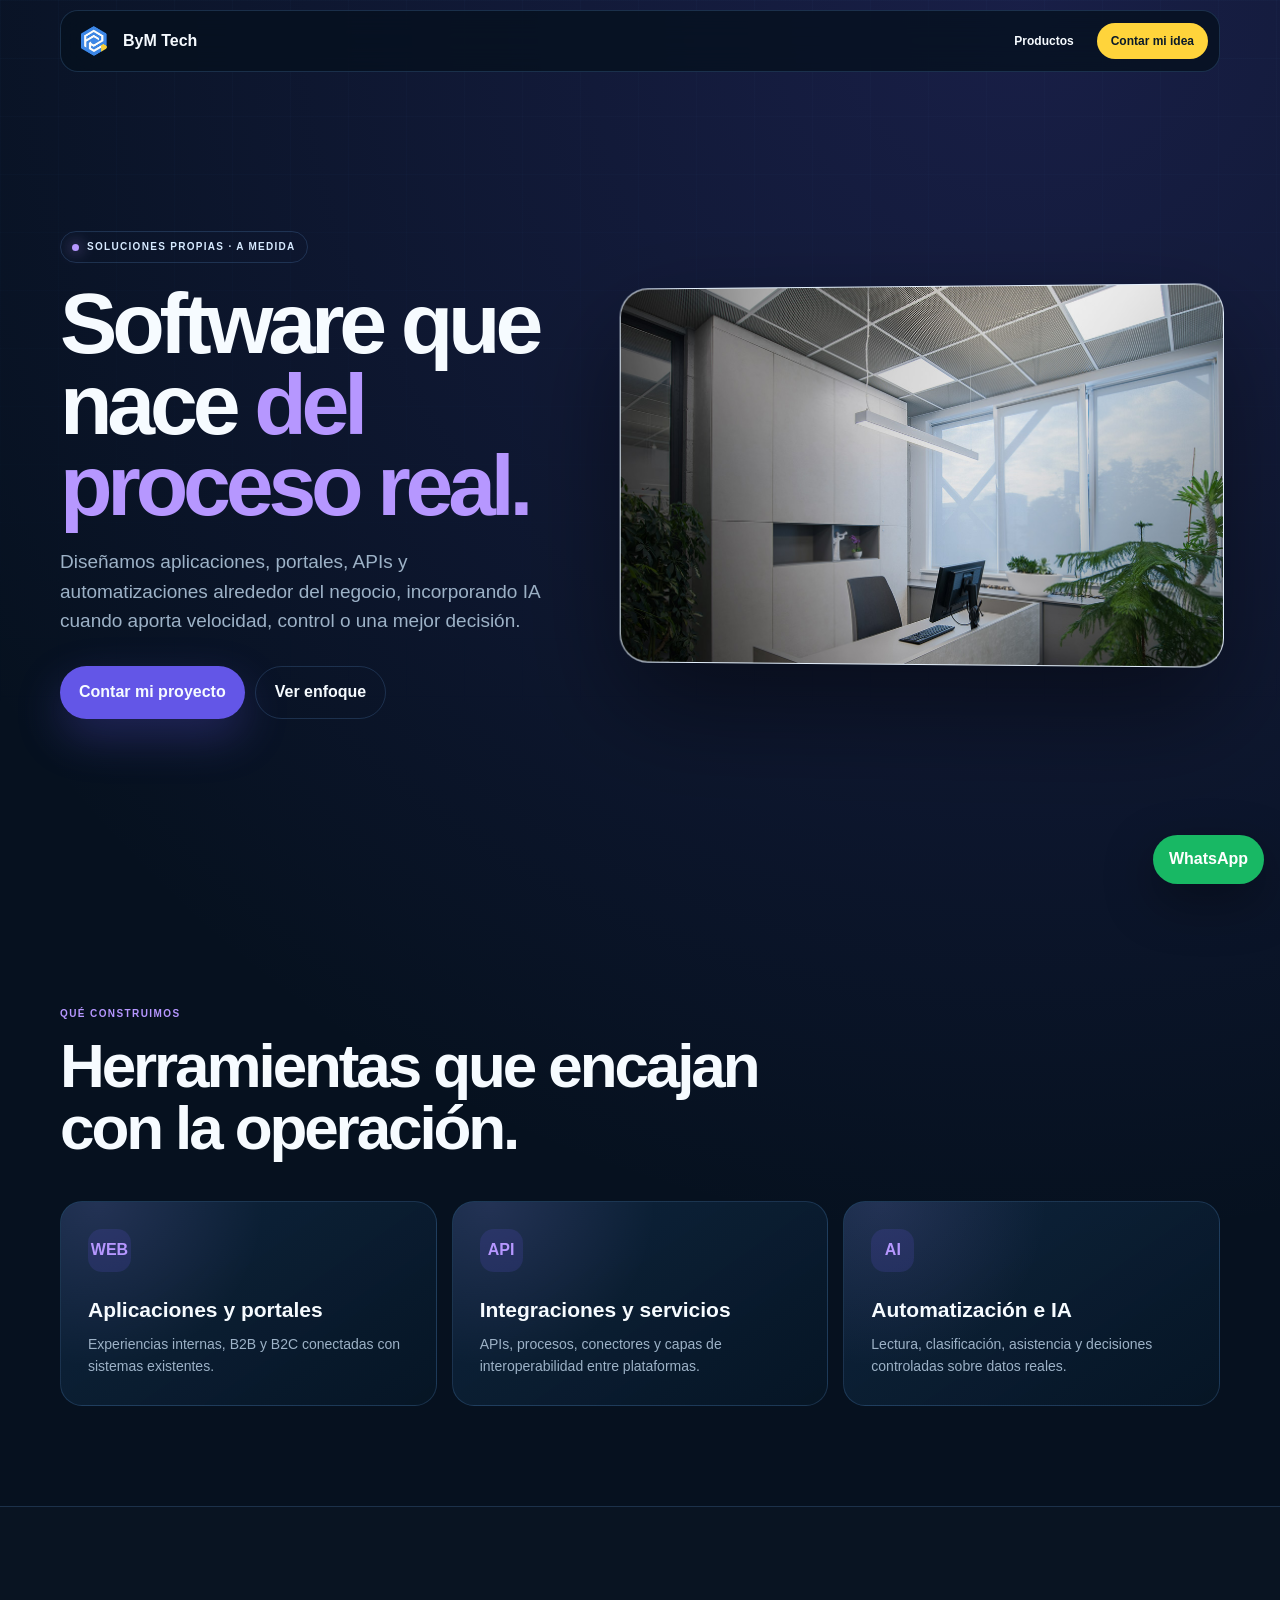
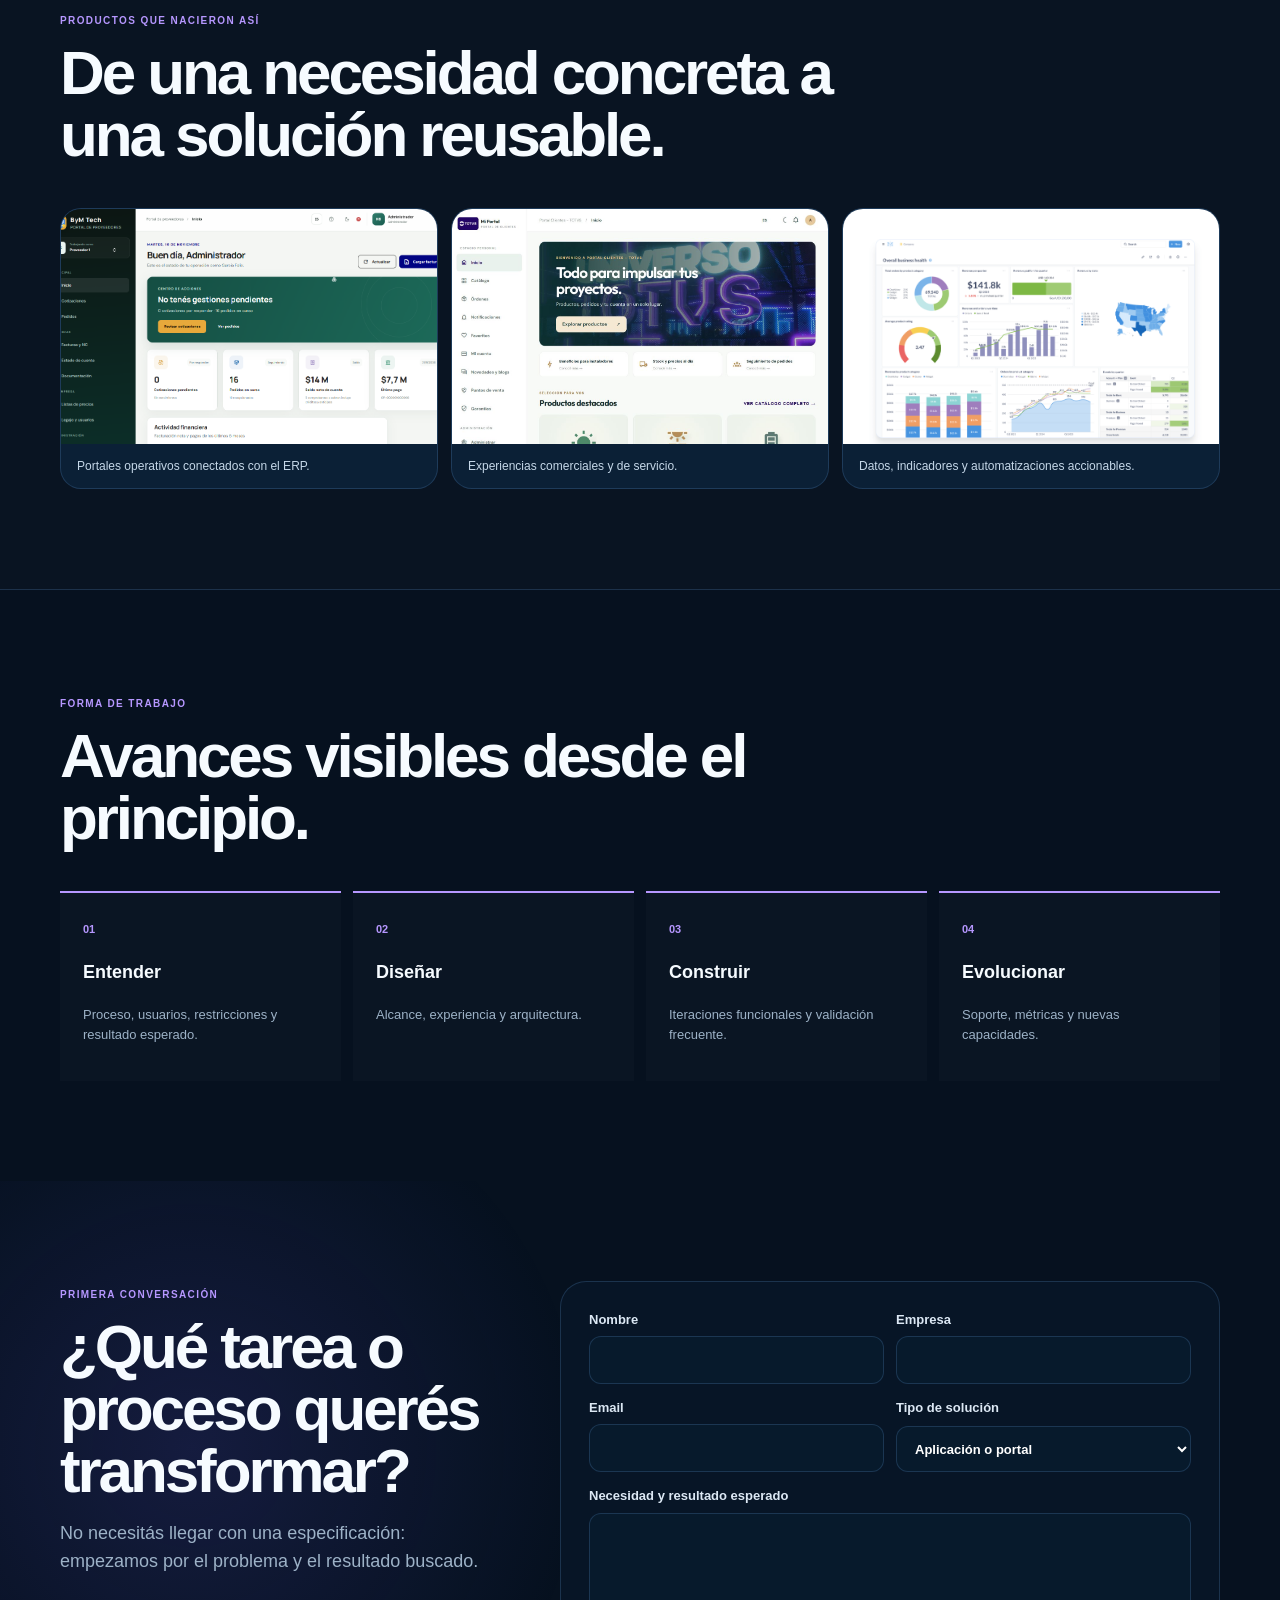
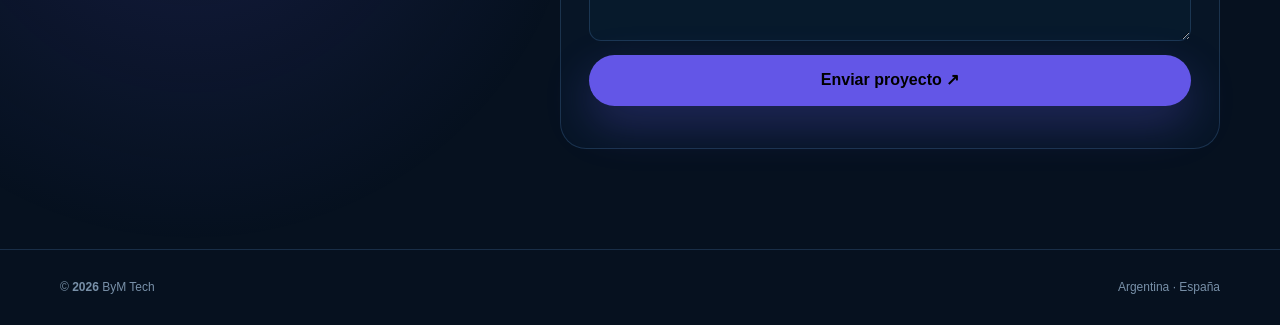
<file: productos/desarrollo-software/index.html>
<!doctype html><html lang="es"><head><meta charset="utf-8"><meta name="viewport" content="width=device-width,initial-scale=1"><meta name="description" content="Desarrollo de software a medida, integraciones, automatización e IA aplicada."><title>Desarrollo de software | ByM Tech</title><link rel="icon" href="../../assets/bymtech-logo.png"><link rel="stylesheet" href="../product.css"></head><body class="theme-dev"><nav class="nav"><div class="wrap nav-in"><a class="brand" href="../../"><img src="../../assets/bymtech-logo.png" alt=""><span>ByM Tech</span></a><div class="nav-actions"><a href="../../#productos">Productos</a><a class="cta" href="#contacto">Contar mi idea</a></div></div></nav><main><section class="hero"><div class="wrap hero-grid"><div><span class="eyebrow">Soluciones propias · A medida</span><h1>Software que nace <span class="accent">del proceso real.</span></h1><p class="lead">Diseñamos aplicaciones, portales, APIs y automatizaciones alrededor del negocio, incorporando IA cuando aporta velocidad, control o una mejor decisión.</p><div class="actions"><a class="btn primary" href="#contacto">Contar mi proyecto</a><a class="btn" href="#valor">Ver enfoque</a></div></div><div class="hero-media"><img src="../../assets/portal-clientes/portal-clientes-portada-1.jpg" alt="Experiencia digital desarrollada por ByM Tech"></div></div></section><section id="valor"><div class="wrap"><div class="section-head"><span class="kicker">Qué construimos</span><h2>Herramientas que encajan con la operación.</h2></div><div class="value-grid"><article class="value"><i>WEB</i><h3>Aplicaciones y portales</h3><p>Experiencias internas, B2B y B2C conectadas con sistemas existentes.</p></article><article class="value"><i>API</i><h3>Integraciones y servicios</h3><p>APIs, procesos, conectores y capas de interoperabilidad entre plataformas.</p></article><article class="value"><i>AI</i><h3>Automatización e IA</h3><p>Lectura, clasificación, asistencia y decisiones controladas sobre datos reales.</p></article></div></div></section><section class="proof"><div class="wrap"><div class="section-head"><span class="kicker">Productos que nacieron así</span><h2>De una necesidad concreta a una solución reusable.</h2></div><div class="proof-grid"><figure><img src="../../assets/portal-proveedores/02-dashboard.png" alt="Portal de Proveedores"><figcaption>Portales operativos conectados con el ERP.</figcaption></figure><figure><img src="../../assets/portal-clientes/03-inicio.png" alt="Portal de Clientes"><figcaption>Experiencias comerciales y de servicio.</figcaption></figure><figure><img src="../../assets/platforms/metabase/02-business-health.png" alt="Analítica integrada"><figcaption>Datos, indicadores y automatizaciones accionables.</figcaption></figure></div></div></section><section><div class="wrap"><div class="section-head"><span class="kicker">Forma de trabajo</span><h2>Avances visibles desde el principio.</h2></div><div class="process"><article class="step"><b>01</b><h3>Entender</h3><p>Proceso, usuarios, restricciones y resultado esperado.</p></article><article class="step"><b>02</b><h3>Diseñar</h3><p>Alcance, experiencia y arquitectura.</p></article><article class="step"><b>03</b><h3>Construir</h3><p>Iteraciones funcionales y validación frecuente.</p></article><article class="step"><b>04</b><h3>Evolucionar</h3><p>Soporte, métricas y nuevas capacidades.</p></article></div></div></section><section class="form-section" id="contacto"><div class="wrap form-grid"><div class="form-copy"><span class="kicker">Primera conversación</span><h2>¿Qué tarea o proceso querés transformar?</h2><p>No necesitás llegar con una especificación: empezamos por el problema y el resultado buscado.</p></div><form class="form product-form" data-product="Desarrollo de software"><div class="form-row"><label>Nombre<input name="name" required></label><label>Empresa<input name="company"></label></div><div class="form-row"><label>Email<input name="email" type="email" required></label><label>Tipo de solución<select name="type"><option>Aplicación o portal</option><option>Integración</option><option>Automatización</option><option>IA aplicada</option><option>No estoy seguro</option></select></label></div><label>Necesidad y resultado esperado<textarea name="message" rows="5" required></textarea></label><button class="btn primary" type="submit">Enviar proyecto ↗</button><p class="form-status" aria-live="polite"></p></form></div></section></main><a class="whatsapp" href="https://wa.me/5491167382800?text=Hola%20ByM%20Tech%2C%20quiero%20contarles%20un%20proyecto" target="_blank">WhatsApp</a><footer class="footer"><div class="wrap footer-in"><span>© <b data-year></b> ByM Tech</span><span>Argentina · España</span></div></footer><script src="../../form-config.js"></script><script src="../product.js"></script></body></html>
</file>
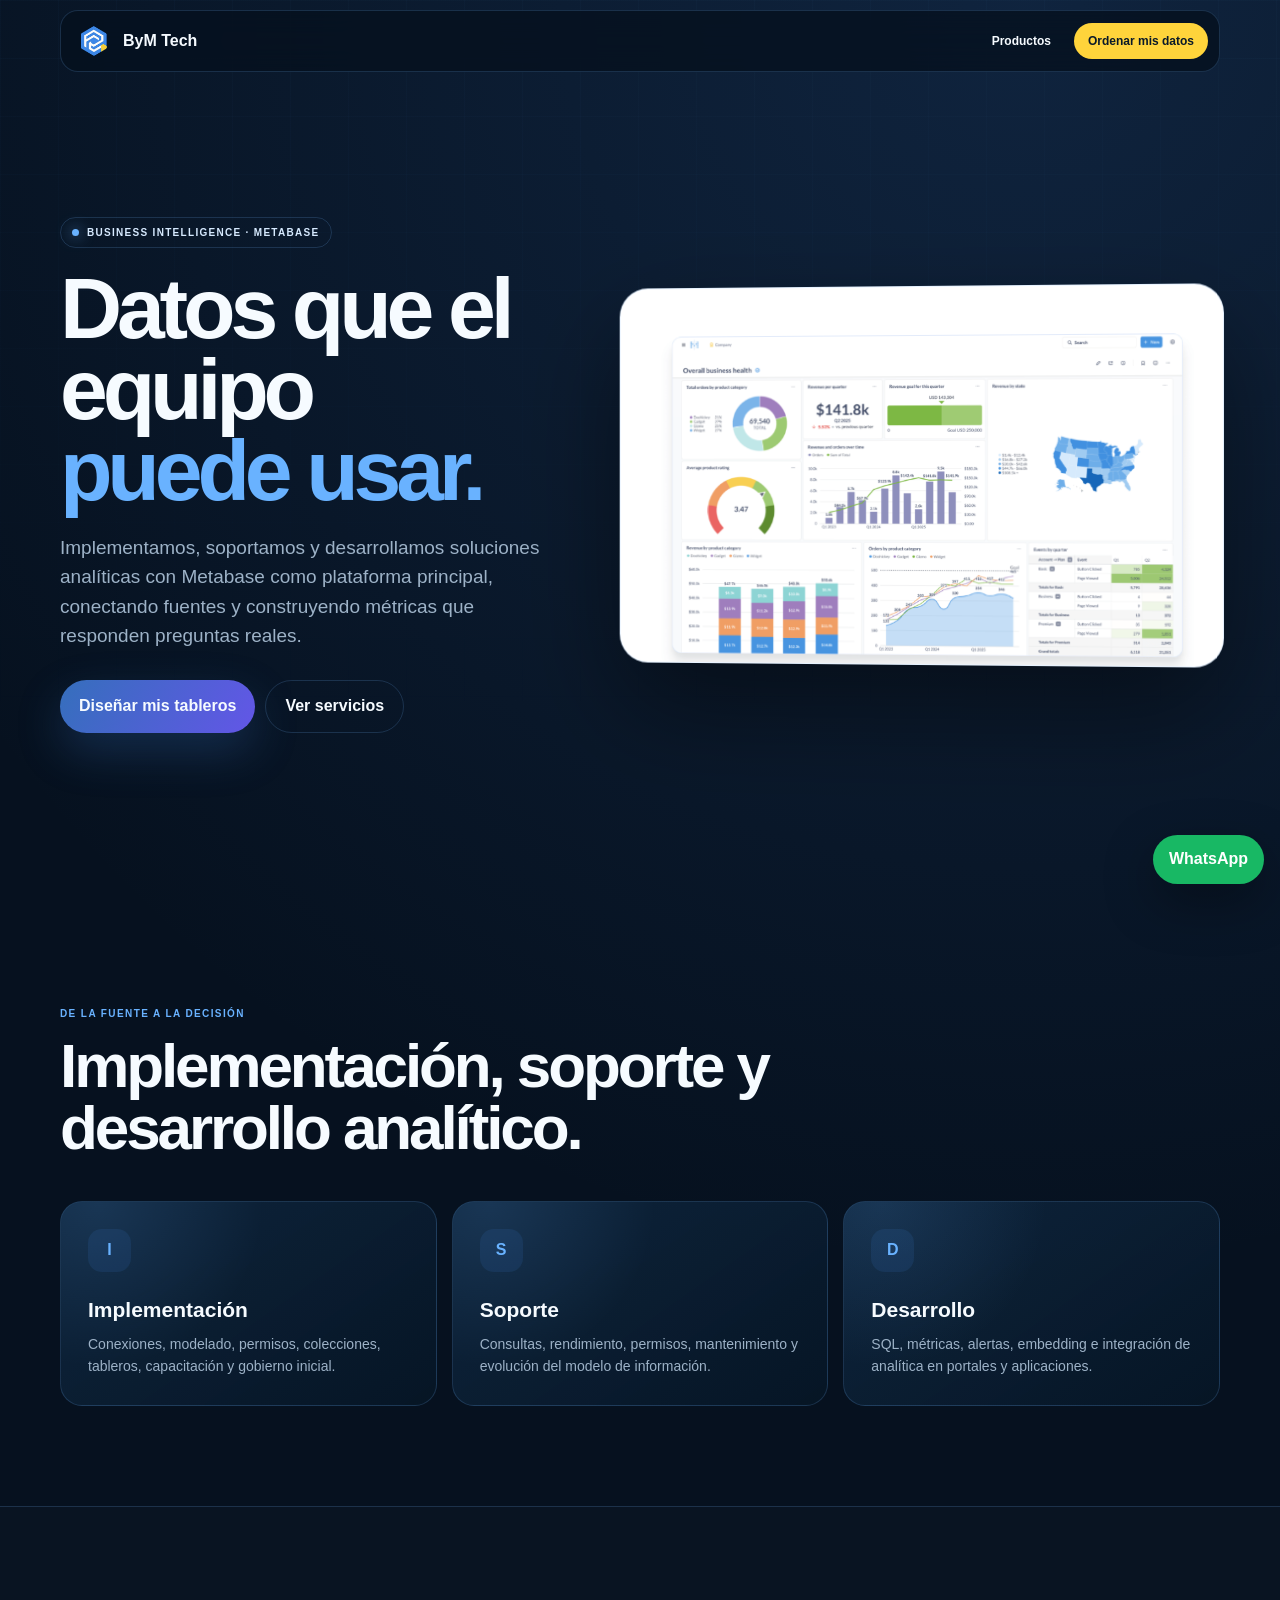
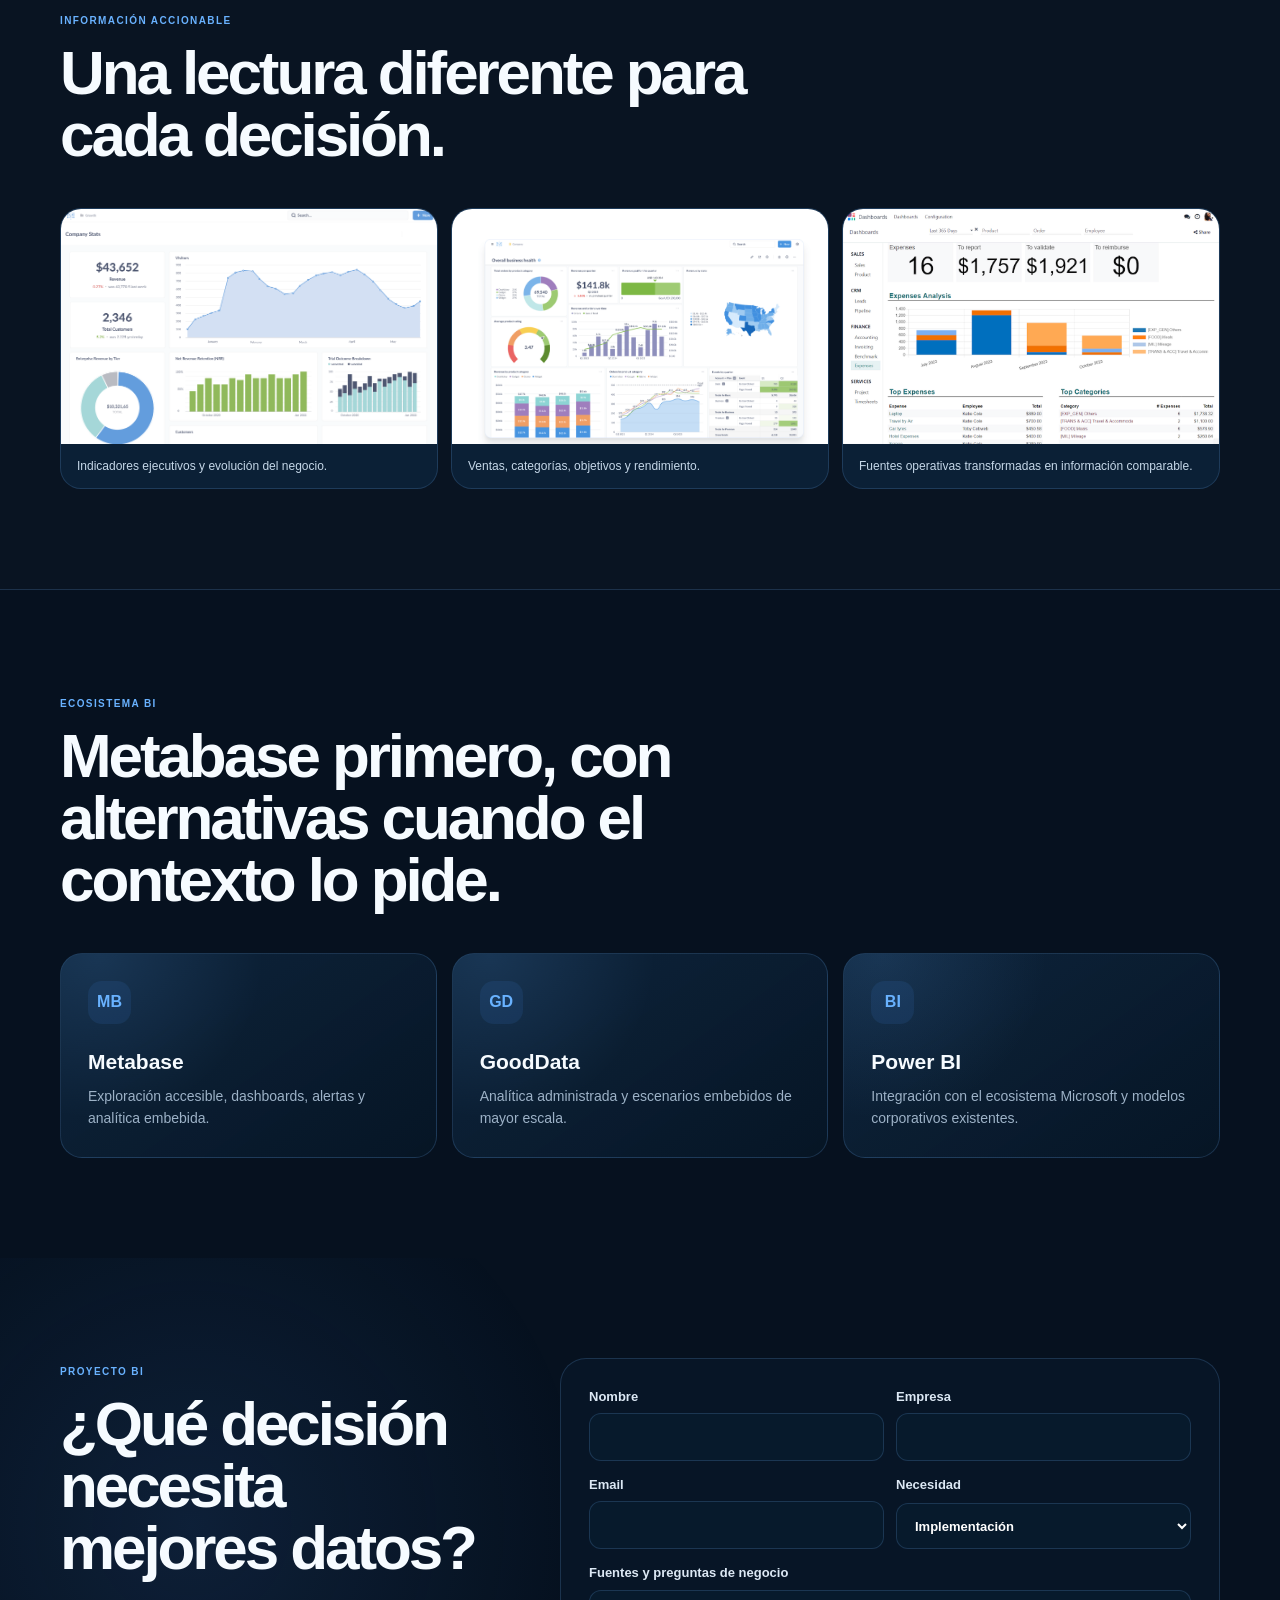
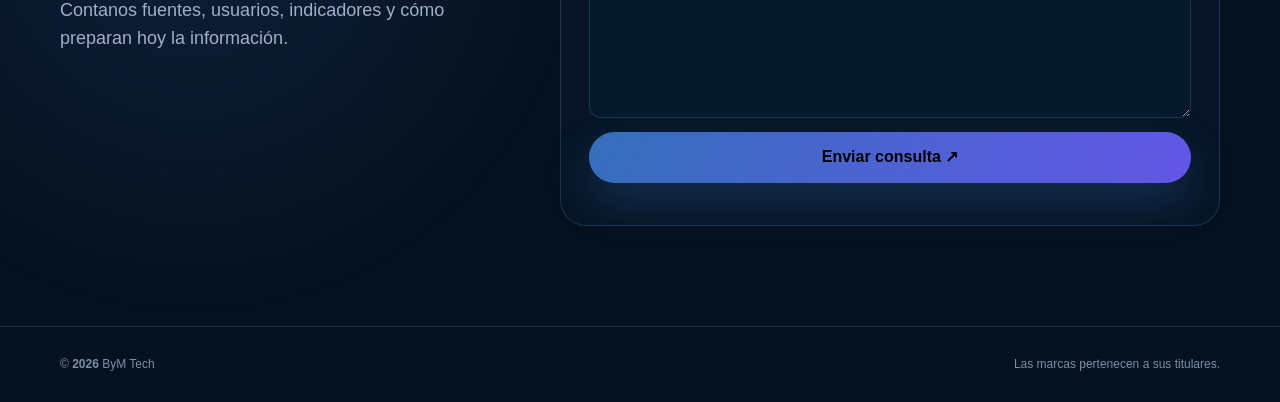
<file: productos/metabase/index.html>
<!doctype html><html lang="es"><head><meta charset="utf-8"><meta name="viewport" content="width=device-width,initial-scale=1"><meta name="description" content="Implementación, soporte y desarrollo de analítica con Metabase, GoodData y Power BI."><title>Metabase y Analytics | ByM Tech</title><link rel="icon" href="../../assets/bymtech-logo.png"><link rel="stylesheet" href="../product.css"></head><body class="theme-bi"><nav class="nav"><div class="wrap nav-in"><a class="brand" href="../../"><img src="../../assets/bymtech-logo.png" alt=""><span>ByM Tech</span></a><div class="nav-actions"><a href="../../#productos">Productos</a><a class="cta" href="#contacto">Ordenar mis datos</a></div></div></nav><main><section class="hero"><div class="wrap hero-grid"><div><span class="eyebrow">Business Intelligence · Metabase</span><h1>Datos que el equipo <span class="accent">puede usar.</span></h1><p class="lead">Implementamos, soportamos y desarrollamos soluciones analíticas con Metabase como plataforma principal, conectando fuentes y construyendo métricas que responden preguntas reales.</p><div class="actions"><a class="btn primary" href="#contacto">Diseñar mis tableros</a><a class="btn" href="#servicios">Ver servicios</a></div></div><div class="hero-media"><img src="../../assets/platforms/metabase/02-business-health.png" alt="Dashboard de negocio"></div></div></section><section id="servicios"><div class="wrap"><div class="section-head"><span class="kicker">De la fuente a la decisión</span><h2>Implementación, soporte y desarrollo analítico.</h2></div><div class="service-grid"><article class="service"><i>I</i><h3>Implementación</h3><p>Conexiones, modelado, permisos, colecciones, tableros, capacitación y gobierno inicial.</p></article><article class="service"><i>S</i><h3>Soporte</h3><p>Consultas, rendimiento, permisos, mantenimiento y evolución del modelo de información.</p></article><article class="service"><i>D</i><h3>Desarrollo</h3><p>SQL, métricas, alertas, embedding e integración de analítica en portales y aplicaciones.</p></article></div></div></section><section class="proof"><div class="wrap"><div class="section-head"><span class="kicker">Información accionable</span><h2>Una lectura diferente para cada decisión.</h2></div><div class="proof-grid"><figure><img src="../../assets/platforms/metabase/01-company-stats.png" alt="Indicadores generales"><figcaption>Indicadores ejecutivos y evolución del negocio.</figcaption></figure><figure><img src="../../assets/platforms/metabase/02-business-health.png" alt="Salud del negocio"><figcaption>Ventas, categorías, objetivos y rendimiento.</figcaption></figure><figure><img src="../../assets/platforms/odoo/03-dashboard.png" alt="Datos operativos"><figcaption>Fuentes operativas transformadas en información comparable.</figcaption></figure></div></div></section><section><div class="wrap"><div class="section-head"><span class="kicker">Ecosistema BI</span><h2>Metabase primero, con alternativas cuando el contexto lo pide.</h2></div><div class="value-grid"><article class="value"><i>MB</i><h3>Metabase</h3><p>Exploración accesible, dashboards, alertas y analítica embebida.</p></article><article class="value"><i>GD</i><h3>GoodData</h3><p>Analítica administrada y escenarios embebidos de mayor escala.</p></article><article class="value"><i>BI</i><h3>Power BI</h3><p>Integración con el ecosistema Microsoft y modelos corporativos existentes.</p></article></div></div></section><section class="form-section" id="contacto"><div class="wrap form-grid"><div class="form-copy"><span class="kicker">Proyecto BI</span><h2>¿Qué decisión necesita mejores datos?</h2><p>Contanos fuentes, usuarios, indicadores y cómo preparan hoy la información.</p></div><form class="form product-form" data-product="Metabase y Analytics"><div class="form-row"><label>Nombre<input name="name" required></label><label>Empresa<input name="company"></label></div><div class="form-row"><label>Email<input name="email" type="email" required></label><label>Necesidad<select name="service"><option>Implementación</option><option>Soporte</option><option>Desarrollo</option><option>Analítica embebida</option></select></label></div><label>Fuentes y preguntas de negocio<textarea name="message" rows="5" required></textarea></label><button class="btn primary" type="submit">Enviar consulta ↗</button><p class="form-status" aria-live="polite"></p></form></div></section></main><a class="whatsapp" href="https://wa.me/5491167382800?text=Hola%20ByM%20Tech%2C%20quiero%20trabajar%20con%20Metabase" target="_blank">WhatsApp</a><footer class="footer"><div class="wrap footer-in"><span>© <b data-year></b> ByM Tech</span><span>Las marcas pertenecen a sus titulares.</span></div></footer><script src="../../form-config.js"></script><script src="../product.js"></script></body></html>
</file>
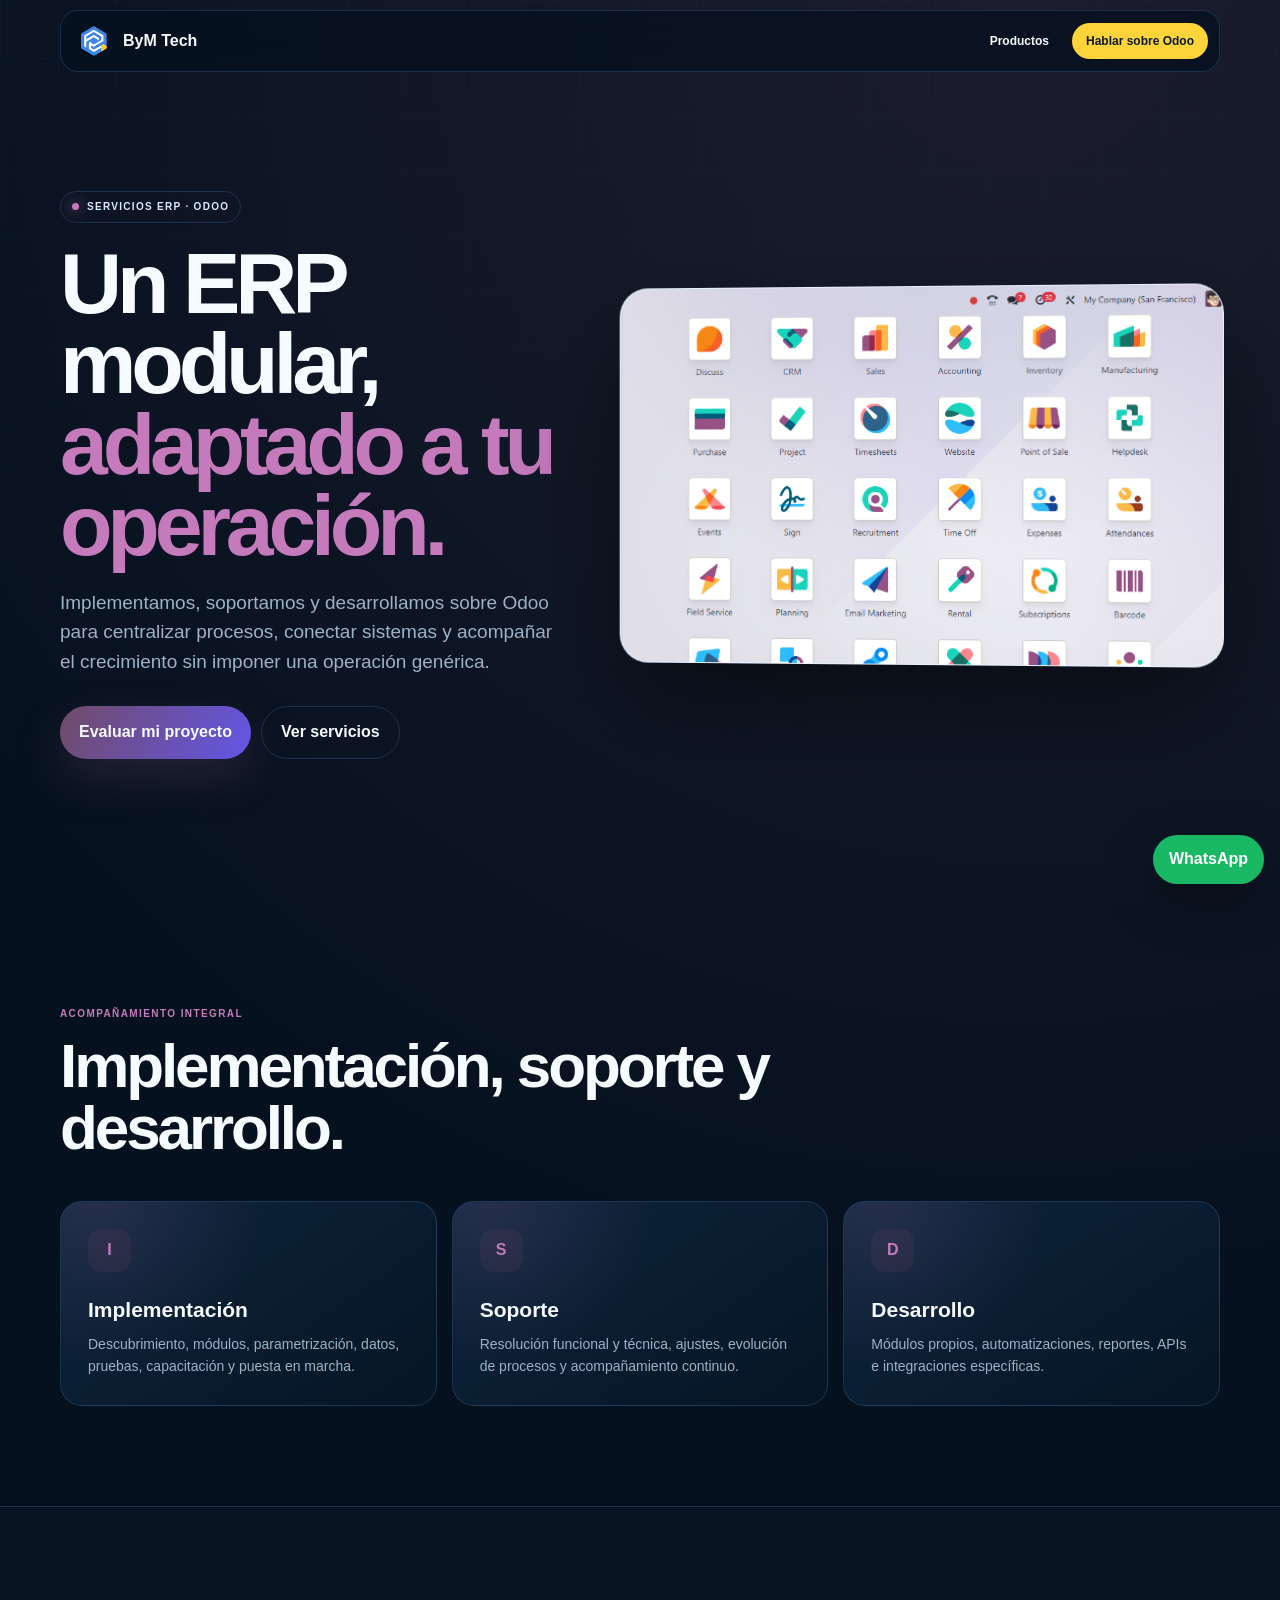
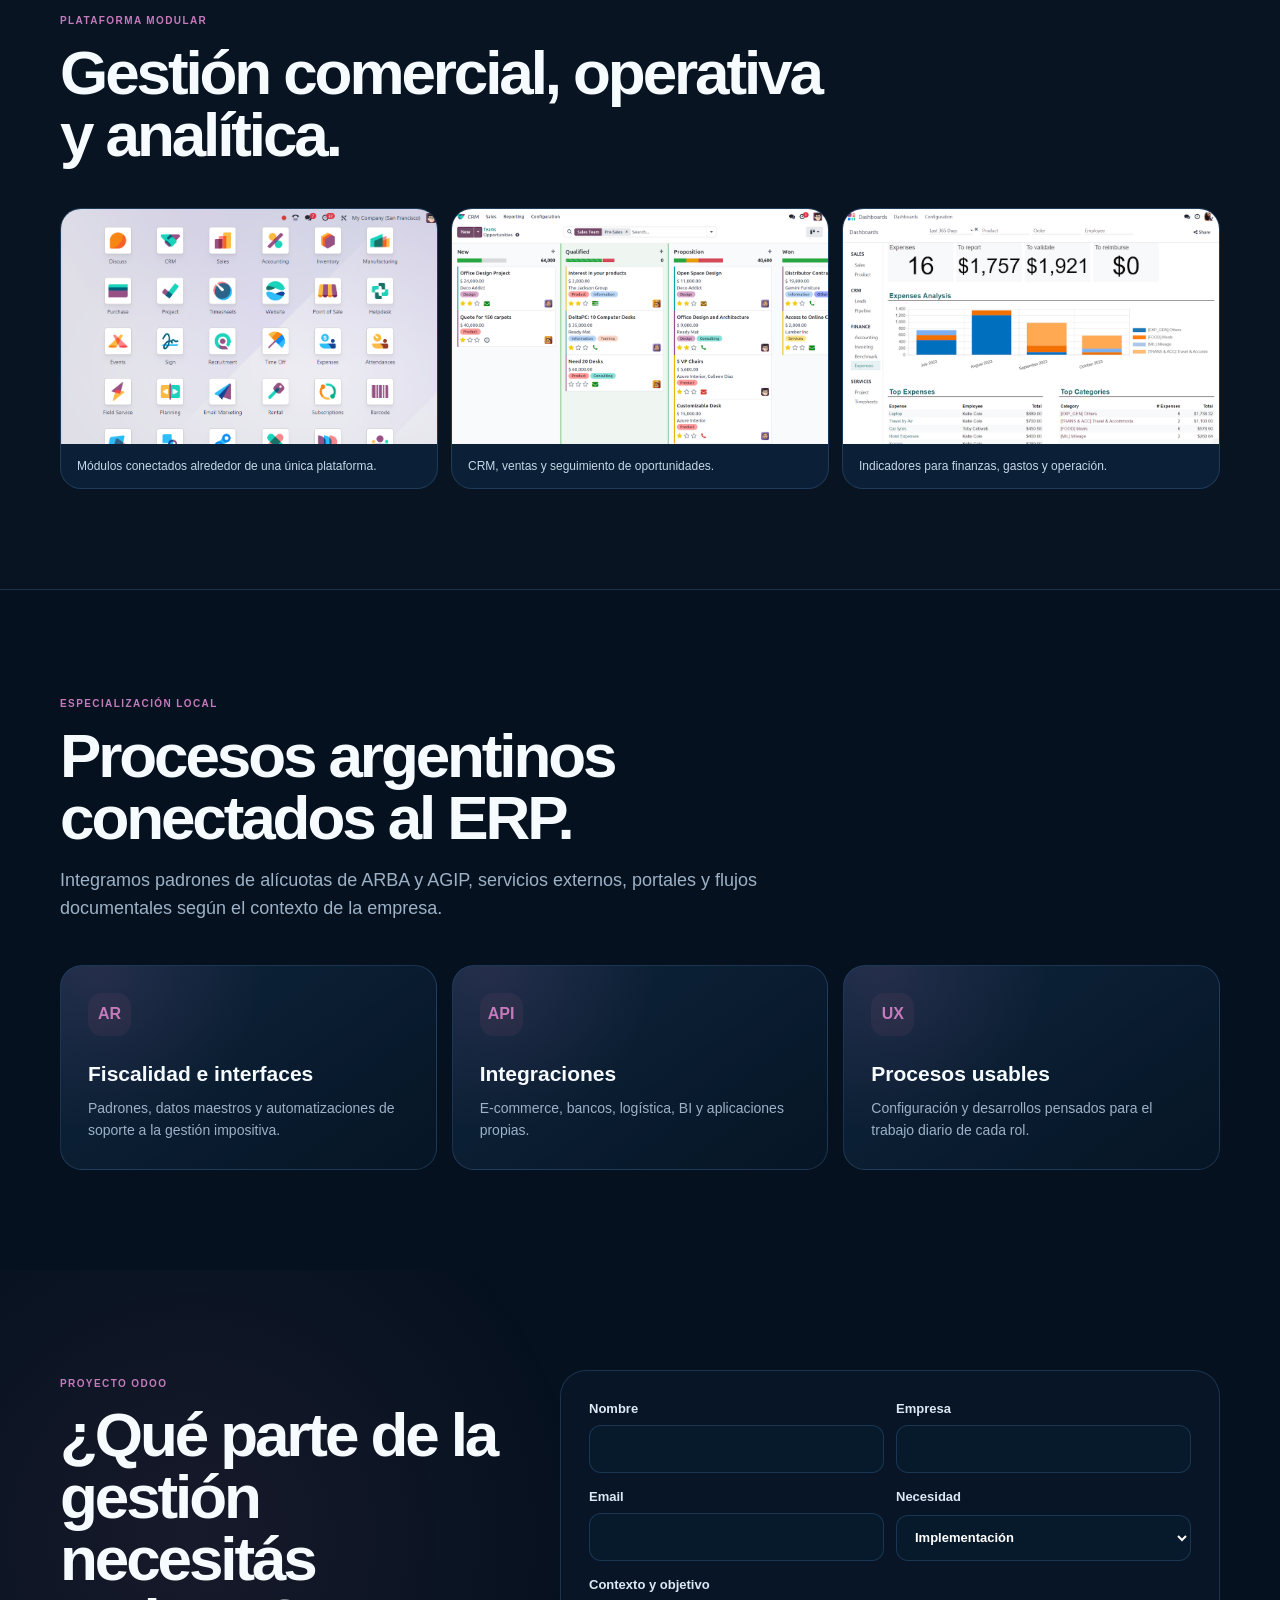
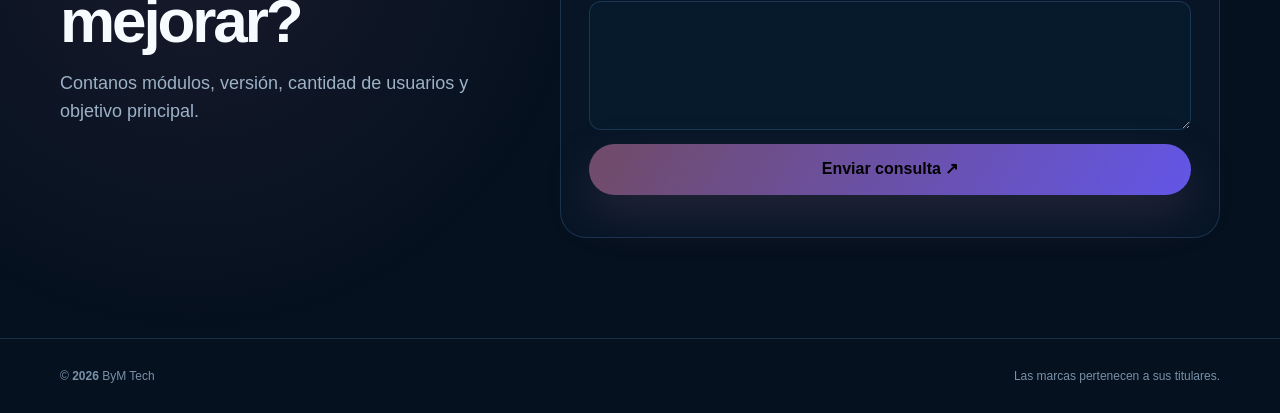
<file: productos/odoo/index.html>
<!doctype html><html lang="es"><head><meta charset="utf-8"><meta name="viewport" content="width=device-width,initial-scale=1"><meta name="description" content="Implementación, soporte y desarrollo Odoo adaptado a la operación."><title>Odoo | ByM Tech</title><link rel="icon" href="../../assets/bymtech-logo.png"><link rel="stylesheet" href="../product.css"></head><body class="theme-odoo"><nav class="nav"><div class="wrap nav-in"><a class="brand" href="../../"><img src="../../assets/bymtech-logo.png" alt=""><span>ByM Tech</span></a><div class="nav-actions"><a href="../../#productos">Productos</a><a class="cta" href="#contacto">Hablar sobre Odoo</a></div></div></nav><main><section class="hero"><div class="wrap hero-grid"><div><span class="eyebrow">Servicios ERP · Odoo</span><h1>Un ERP modular, <span class="accent">adaptado a tu operación.</span></h1><p class="lead">Implementamos, soportamos y desarrollamos sobre Odoo para centralizar procesos, conectar sistemas y acompañar el crecimiento sin imponer una operación genérica.</p><div class="actions"><a class="btn primary" href="#contacto">Evaluar mi proyecto</a><a class="btn" href="#servicios">Ver servicios</a></div></div><div class="hero-media"><img src="../../assets/platforms/odoo/01-aplicaciones.png" alt="Aplicaciones Odoo"></div></div></section><section id="servicios"><div class="wrap"><div class="section-head"><span class="kicker">Acompañamiento integral</span><h2>Implementación, soporte y desarrollo.</h2></div><div class="service-grid"><article class="service"><i>I</i><h3>Implementación</h3><p>Descubrimiento, módulos, parametrización, datos, pruebas, capacitación y puesta en marcha.</p></article><article class="service"><i>S</i><h3>Soporte</h3><p>Resolución funcional y técnica, ajustes, evolución de procesos y acompañamiento continuo.</p></article><article class="service"><i>D</i><h3>Desarrollo</h3><p>Módulos propios, automatizaciones, reportes, APIs e integraciones específicas.</p></article></div></div></section><section class="proof"><div class="wrap"><div class="section-head"><span class="kicker">Plataforma modular</span><h2>Gestión comercial, operativa y analítica.</h2></div><div class="proof-grid"><figure><img src="../../assets/platforms/odoo/01-aplicaciones.png" alt="Módulos Odoo"><figcaption>Módulos conectados alrededor de una única plataforma.</figcaption></figure><figure><img src="../../assets/platforms/odoo/02-crm.png" alt="CRM Odoo"><figcaption>CRM, ventas y seguimiento de oportunidades.</figcaption></figure><figure><img src="../../assets/platforms/odoo/03-dashboard.png" alt="Dashboard Odoo"><figcaption>Indicadores para finanzas, gastos y operación.</figcaption></figure></div></div></section><section><div class="wrap"><div class="section-head"><span class="kicker">Especialización local</span><h2>Procesos argentinos conectados al ERP.</h2><p>Integramos padrones de alícuotas de ARBA y AGIP, servicios externos, portales y flujos documentales según el contexto de la empresa.</p></div><div class="value-grid"><article class="value"><i>AR</i><h3>Fiscalidad e interfaces</h3><p>Padrones, datos maestros y automatizaciones de soporte a la gestión impositiva.</p></article><article class="value"><i>API</i><h3>Integraciones</h3><p>E-commerce, bancos, logística, BI y aplicaciones propias.</p></article><article class="value"><i>UX</i><h3>Procesos usables</h3><p>Configuración y desarrollos pensados para el trabajo diario de cada rol.</p></article></div></div></section><section class="form-section" id="contacto"><div class="wrap form-grid"><div class="form-copy"><span class="kicker">Proyecto Odoo</span><h2>¿Qué parte de la gestión necesitás mejorar?</h2><p>Contanos módulos, versión, cantidad de usuarios y objetivo principal.</p></div><form class="form product-form" data-product="Odoo"><div class="form-row"><label>Nombre<input name="name" required></label><label>Empresa<input name="company"></label></div><div class="form-row"><label>Email<input name="email" type="email" required></label><label>Necesidad<select name="service"><option>Implementación</option><option>Soporte</option><option>Desarrollo</option><option>Integración</option></select></label></div><label>Contexto y objetivo<textarea name="message" rows="5" required></textarea></label><button class="btn primary" type="submit">Enviar consulta ↗</button><p class="form-status" aria-live="polite"></p></form></div></section></main><a class="whatsapp" href="https://wa.me/5491167382800?text=Hola%20ByM%20Tech%2C%20quiero%20conversar%20sobre%20Odoo" target="_blank">WhatsApp</a><footer class="footer"><div class="wrap footer-in"><span>© <b data-year></b> ByM Tech</span><span>Las marcas pertenecen a sus titulares.</span></div></footer><script src="../../form-config.js"></script><script src="../product.js"></script></body></html>
</file>
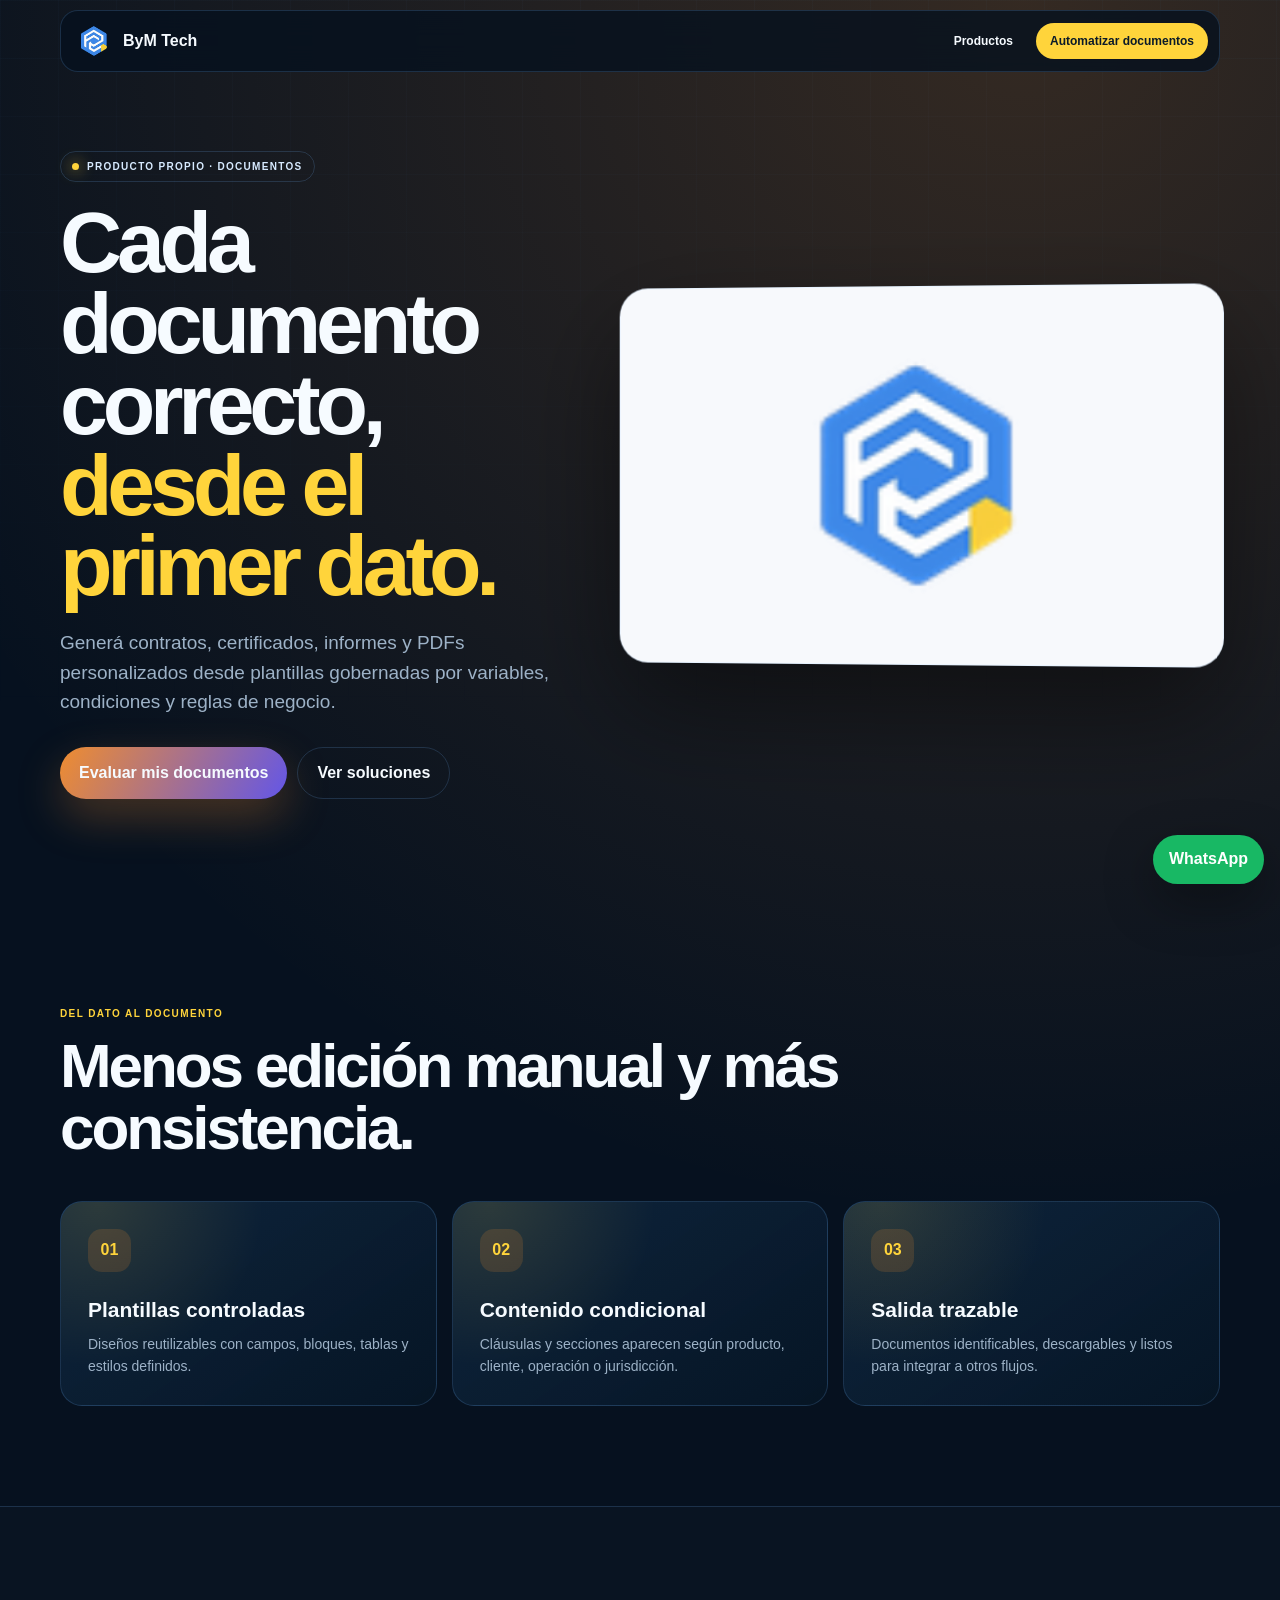
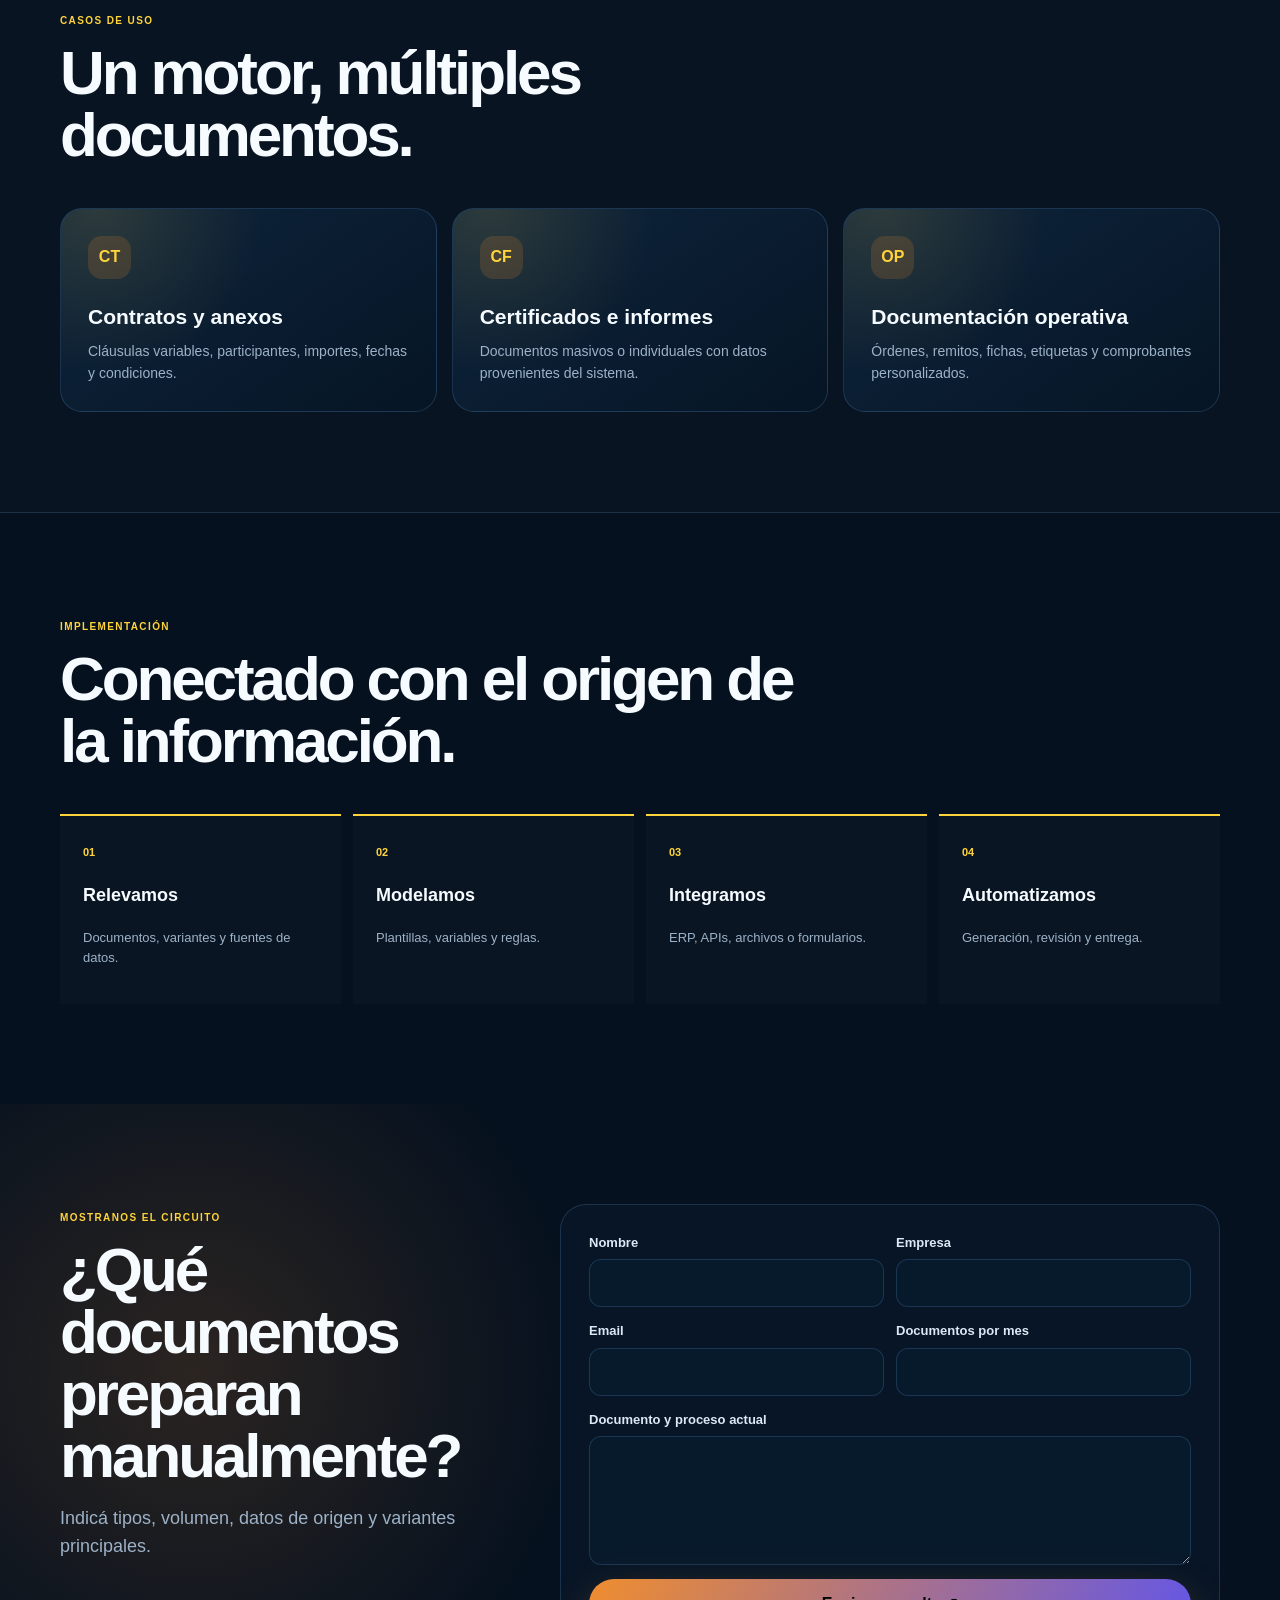
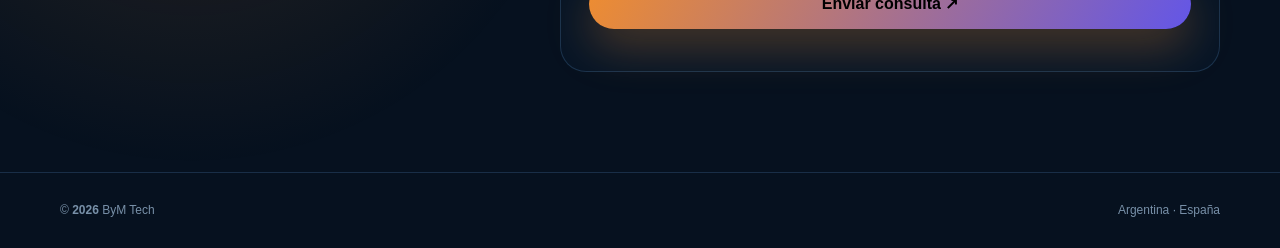
<file: productos/pdf-contratos/index.html>
<!doctype html><html lang="es"><head><meta charset="utf-8"><meta name="viewport" content="width=device-width,initial-scale=1"><meta name="description" content="Generación de PDF y contratos dinámicos con plantillas, datos y reglas de negocio."><title>PDF y Contratos dinámicos | ByM Tech</title><link rel="icon" href="../../assets/bymtech-logo.png"><link rel="stylesheet" href="../product.css"></head><body class="theme-docs"><nav class="nav"><div class="wrap nav-in"><a class="brand" href="../../"><img src="../../assets/bymtech-logo.png" alt=""><span>ByM Tech</span></a><div class="nav-actions"><a href="../../#productos">Productos</a><a class="cta" href="#contacto">Automatizar documentos</a></div></div></nav><main><section class="hero"><div class="wrap hero-grid"><div><span class="eyebrow">Producto propio · Documentos</span><h1>Cada documento correcto, <span class="accent">desde el primer dato.</span></h1><p class="lead">Generá contratos, certificados, informes y PDFs personalizados desde plantillas gobernadas por variables, condiciones y reglas de negocio.</p><div class="actions"><a class="btn primary" href="#contacto">Evaluar mis documentos</a><a class="btn" href="#valor">Ver soluciones</a></div></div><div class="hero-media contain"><img src="../../assets/bymtech-logo.png" alt="Generador de documentos ByM Tech"></div></div></section><section id="valor"><div class="wrap"><div class="section-head"><span class="kicker">Del dato al documento</span><h2>Menos edición manual y más consistencia.</h2></div><div class="value-grid"><article class="value"><i>01</i><h3>Plantillas controladas</h3><p>Diseños reutilizables con campos, bloques, tablas y estilos definidos.</p></article><article class="value"><i>02</i><h3>Contenido condicional</h3><p>Cláusulas y secciones aparecen según producto, cliente, operación o jurisdicción.</p></article><article class="value"><i>03</i><h3>Salida trazable</h3><p>Documentos identificables, descargables y listos para integrar a otros flujos.</p></article></div></div></section><section class="proof"><div class="wrap"><div class="section-head"><span class="kicker">Casos de uso</span><h2>Un motor, múltiples documentos.</h2></div><div class="service-grid"><article class="service"><i>CT</i><h3>Contratos y anexos</h3><p>Cláusulas variables, participantes, importes, fechas y condiciones.</p></article><article class="service"><i>CF</i><h3>Certificados e informes</h3><p>Documentos masivos o individuales con datos provenientes del sistema.</p></article><article class="service"><i>OP</i><h3>Documentación operativa</h3><p>Órdenes, remitos, fichas, etiquetas y comprobantes personalizados.</p></article></div></div></section><section><div class="wrap"><div class="section-head"><span class="kicker">Implementación</span><h2>Conectado con el origen de la información.</h2></div><div class="process"><article class="step"><b>01</b><h3>Relevamos</h3><p>Documentos, variantes y fuentes de datos.</p></article><article class="step"><b>02</b><h3>Modelamos</h3><p>Plantillas, variables y reglas.</p></article><article class="step"><b>03</b><h3>Integramos</h3><p>ERP, APIs, archivos o formularios.</p></article><article class="step"><b>04</b><h3>Automatizamos</h3><p>Generación, revisión y entrega.</p></article></div></div></section><section class="form-section" id="contacto"><div class="wrap form-grid"><div class="form-copy"><span class="kicker">Mostranos el circuito</span><h2>¿Qué documentos preparan manualmente?</h2><p>Indicá tipos, volumen, datos de origen y variantes principales.</p></div><form class="form product-form" data-product="PDF y Contratos dinámicos"><div class="form-row"><label>Nombre<input name="name" required></label><label>Empresa<input name="company"></label></div><div class="form-row"><label>Email<input name="email" type="email" required></label><label>Documentos por mes<input name="volume"></label></div><label>Documento y proceso actual<textarea name="message" rows="5" required></textarea></label><button class="btn primary" type="submit">Enviar consulta ↗</button><p class="form-status" aria-live="polite"></p></form></div></section></main><a class="whatsapp" href="https://wa.me/5491167382800?text=Hola%20ByM%20Tech%2C%20quiero%20automatizar%20documentos" target="_blank">WhatsApp</a><footer class="footer"><div class="wrap footer-in"><span>© <b data-year></b> ByM Tech</span><span>Argentina · España</span></div></footer><script src="../../form-config.js"></script><script src="../product.js"></script></body></html>
</file>
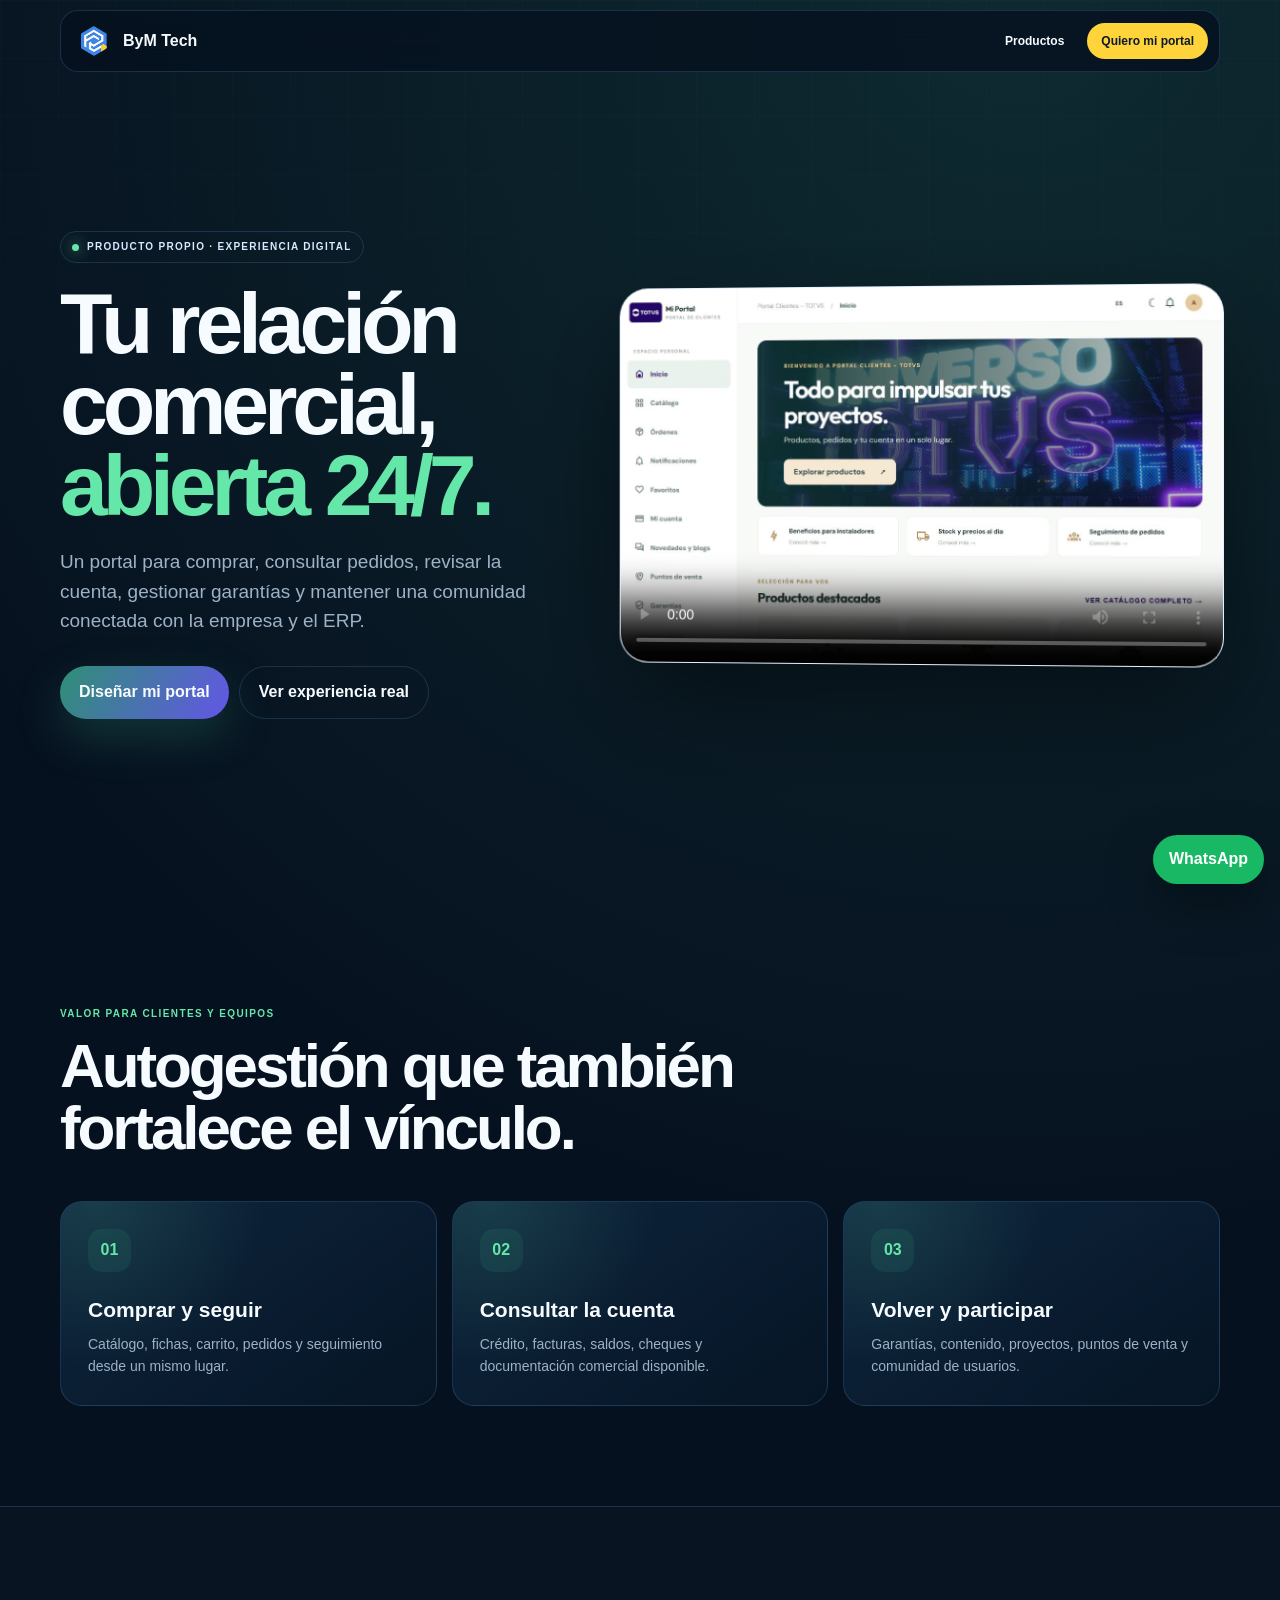
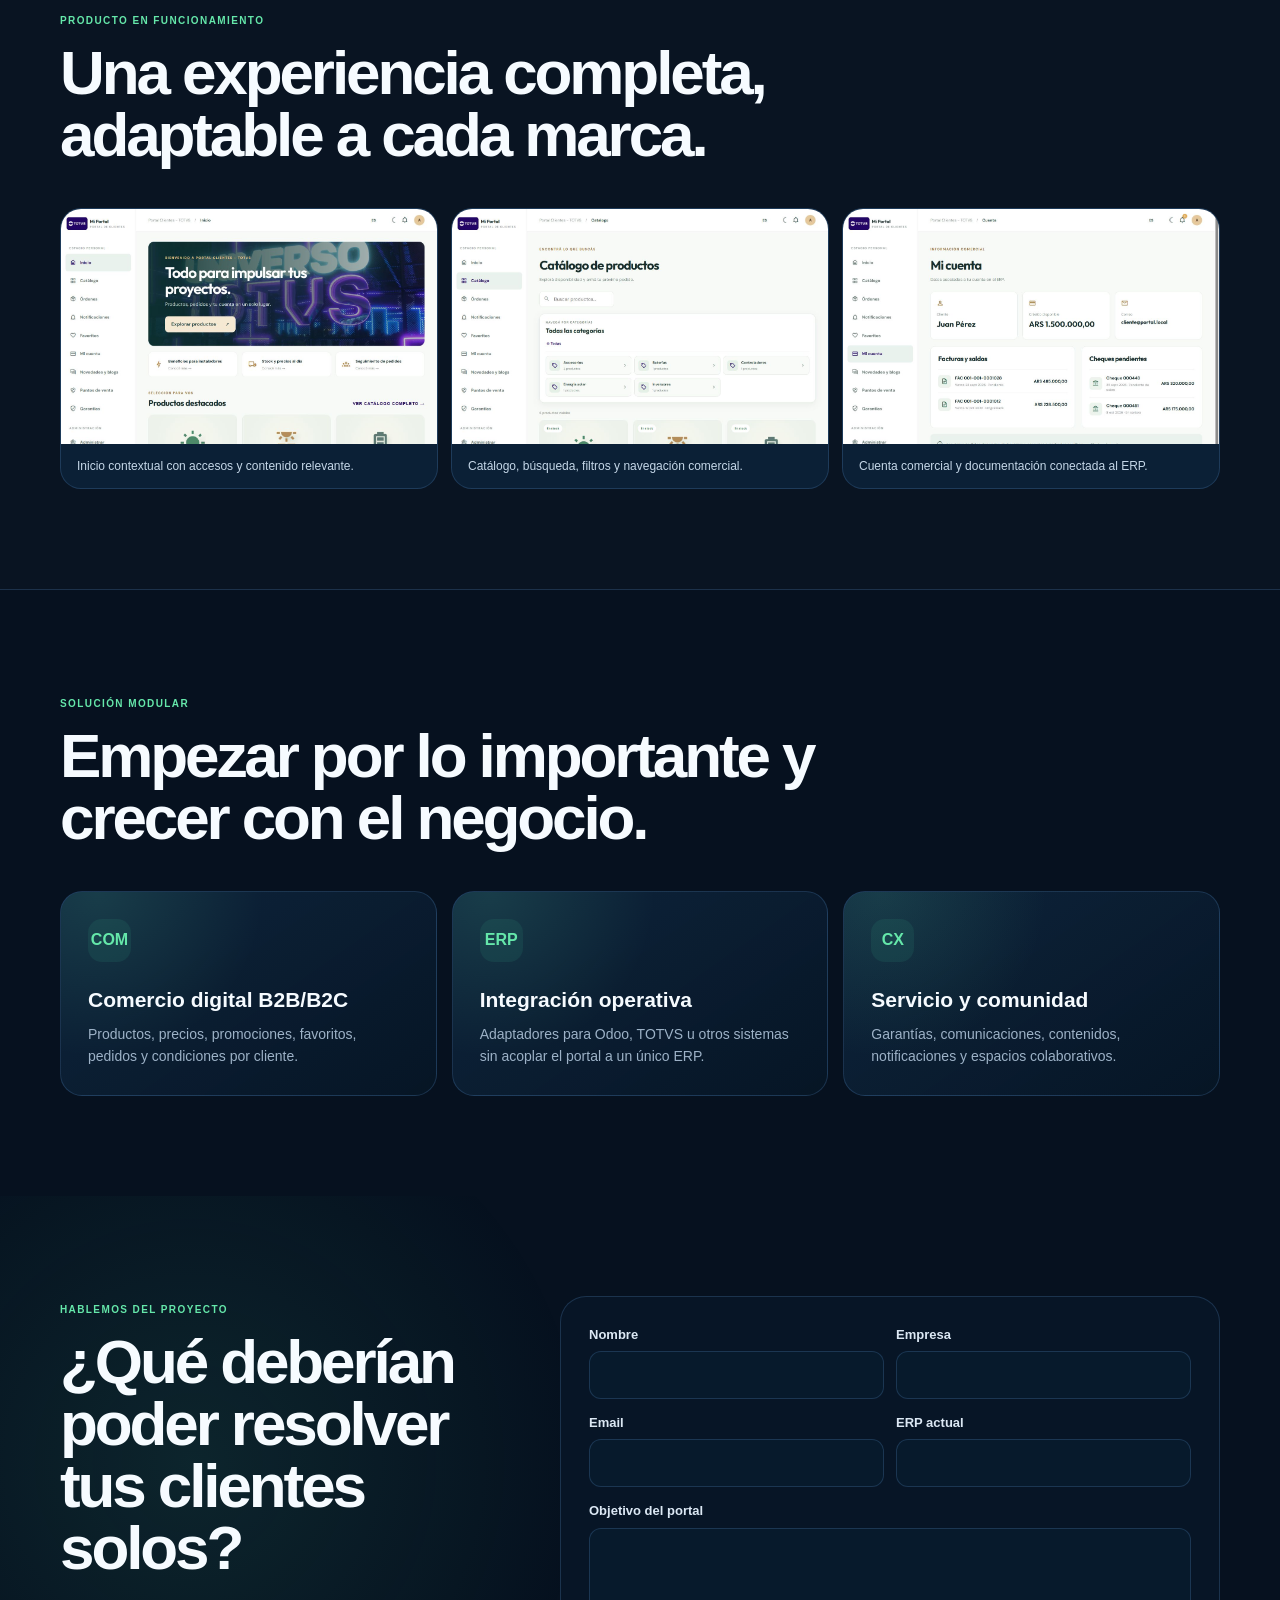
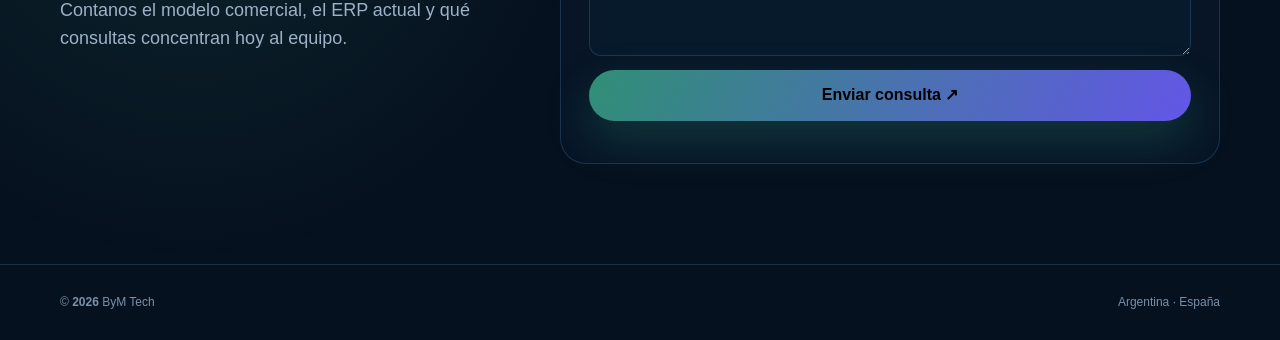
<file: productos/portal-clientes/index.html>
<!doctype html><html lang="es"><head><meta charset="utf-8"><meta name="viewport" content="width=device-width,initial-scale=1"><meta name="description" content="Portal de Clientes de ByM Tech: catálogo, pedidos, cuenta, garantías y comunidad conectados al ERP."><title>Portal de Clientes | ByM Tech</title><link rel="icon" href="../../assets/bymtech-logo.png"><link rel="stylesheet" href="../product.css"></head><body class="theme-portal"><nav class="nav"><div class="wrap nav-in"><a class="brand" href="../../"><img src="../../assets/bymtech-logo.png" alt=""><span>ByM Tech</span></a><div class="nav-actions"><a href="../../#productos">Productos</a><a class="cta" href="#contacto">Quiero mi portal</a></div></div></nav><main><section class="hero"><div class="wrap hero-grid"><div><span class="eyebrow">Producto propio · Experiencia digital</span><h1>Tu relación comercial, <span class="accent">abierta 24/7.</span></h1><p class="lead">Un portal para comprar, consultar pedidos, revisar la cuenta, gestionar garantías y mantener una comunidad conectada con la empresa y el ERP.</p><div class="actions"><a class="btn primary" href="#contacto">Diseñar mi portal</a><a class="btn" href="#recorrido">Ver experiencia real</a></div></div><div class="hero-media"><video controls preload="metadata" poster="../../assets/portal-clientes/03-inicio.png"><source src="../../assets/portal-clientes/portal-clientes-recorrido.mp4" type="video/mp4"></video></div></div></section><section id="recorrido"><div class="wrap"><div class="section-head"><span class="kicker">Valor para clientes y equipos</span><h2>Autogestión que también fortalece el vínculo.</h2></div><div class="value-grid"><article class="value"><i>01</i><h3>Comprar y seguir</h3><p>Catálogo, fichas, carrito, pedidos y seguimiento desde un mismo lugar.</p></article><article class="value"><i>02</i><h3>Consultar la cuenta</h3><p>Crédito, facturas, saldos, cheques y documentación comercial disponible.</p></article><article class="value"><i>03</i><h3>Volver y participar</h3><p>Garantías, contenido, proyectos, puntos de venta y comunidad de usuarios.</p></article></div></div></section><section class="proof"><div class="wrap"><div class="section-head"><span class="kicker">Producto en funcionamiento</span><h2>Una experiencia completa, adaptable a cada marca.</h2></div><div class="proof-grid"><figure><img src="../../assets/portal-clientes/03-inicio.png" alt="Inicio del portal"><figcaption>Inicio contextual con accesos y contenido relevante.</figcaption></figure><figure><img src="../../assets/portal-clientes/04-catalogo.png" alt="Catálogo del portal"><figcaption>Catálogo, búsqueda, filtros y navegación comercial.</figcaption></figure><figure><img src="../../assets/portal-clientes/12-cuenta.png" alt="Cuenta del cliente"><figcaption>Cuenta comercial y documentación conectada al ERP.</figcaption></figure></div></div></section><section><div class="wrap"><div class="section-head"><span class="kicker">Solución modular</span><h2>Empezar por lo importante y crecer con el negocio.</h2></div><div class="service-grid"><article class="service"><i>COM</i><h3>Comercio digital B2B/B2C</h3><p>Productos, precios, promociones, favoritos, pedidos y condiciones por cliente.</p></article><article class="service"><i>ERP</i><h3>Integración operativa</h3><p>Adaptadores para Odoo, TOTVS u otros sistemas sin acoplar el portal a un único ERP.</p></article><article class="service"><i>CX</i><h3>Servicio y comunidad</h3><p>Garantías, comunicaciones, contenidos, notificaciones y espacios colaborativos.</p></article></div></div></section><section class="form-section" id="contacto"><div class="wrap form-grid"><div class="form-copy"><span class="kicker">Hablemos del proyecto</span><h2>¿Qué deberían poder resolver tus clientes solos?</h2><p>Contanos el modelo comercial, el ERP actual y qué consultas concentran hoy al equipo.</p></div><form class="form product-form" data-product="Portal de Clientes"><div class="form-row"><label>Nombre<input name="name" required></label><label>Empresa<input name="company"></label></div><div class="form-row"><label>Email<input name="email" type="email" required></label><label>ERP actual<input name="erp"></label></div><label>Objetivo del portal<textarea name="message" rows="5" required></textarea></label><button class="btn primary" type="submit">Enviar consulta ↗</button><p class="form-status" aria-live="polite"></p></form></div></section></main><a class="whatsapp" href="https://wa.me/5491167382800?text=Hola%20ByM%20Tech%2C%20quiero%20un%20Portal%20de%20Clientes" target="_blank">WhatsApp</a><footer class="footer"><div class="wrap footer-in"><span>© <b data-year></b> ByM Tech</span><span>Argentina · España</span></div></footer><script src="../../form-config.js"></script><script src="../product.js"></script></body></html>
</file>
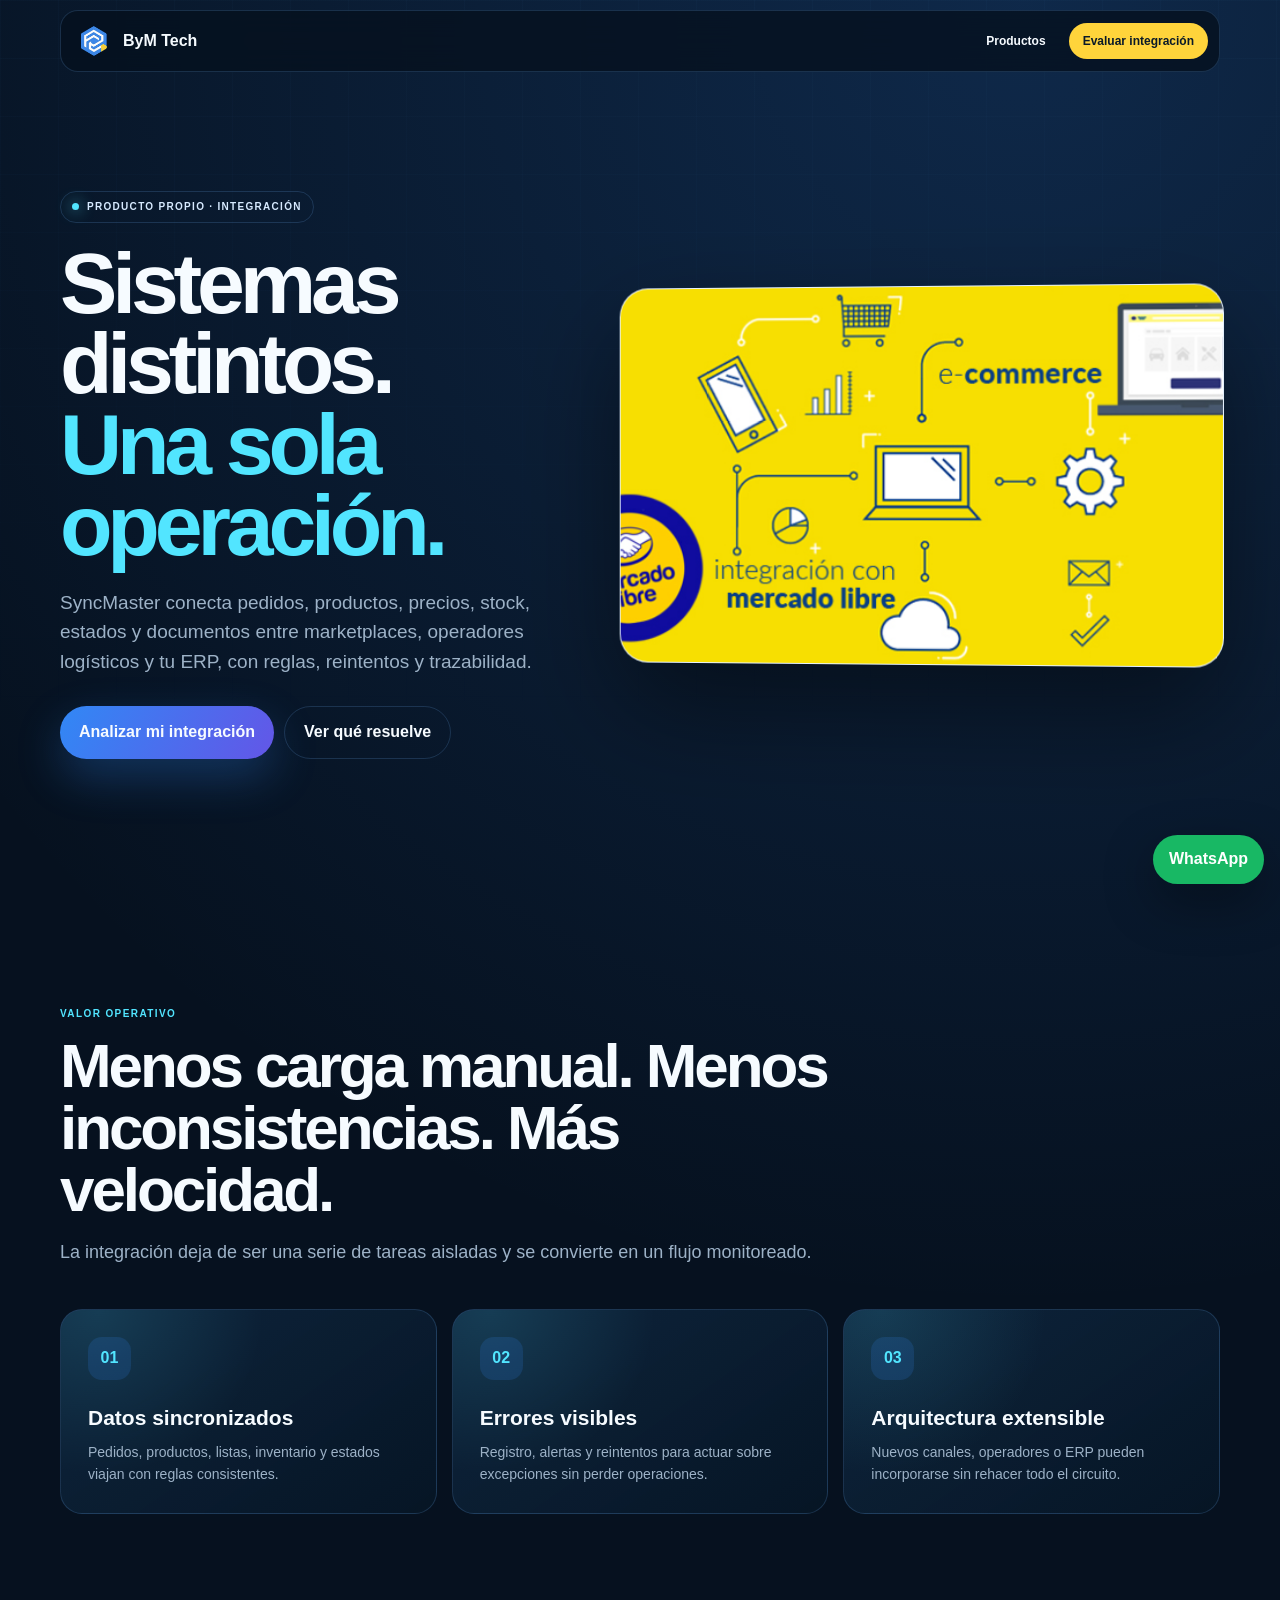
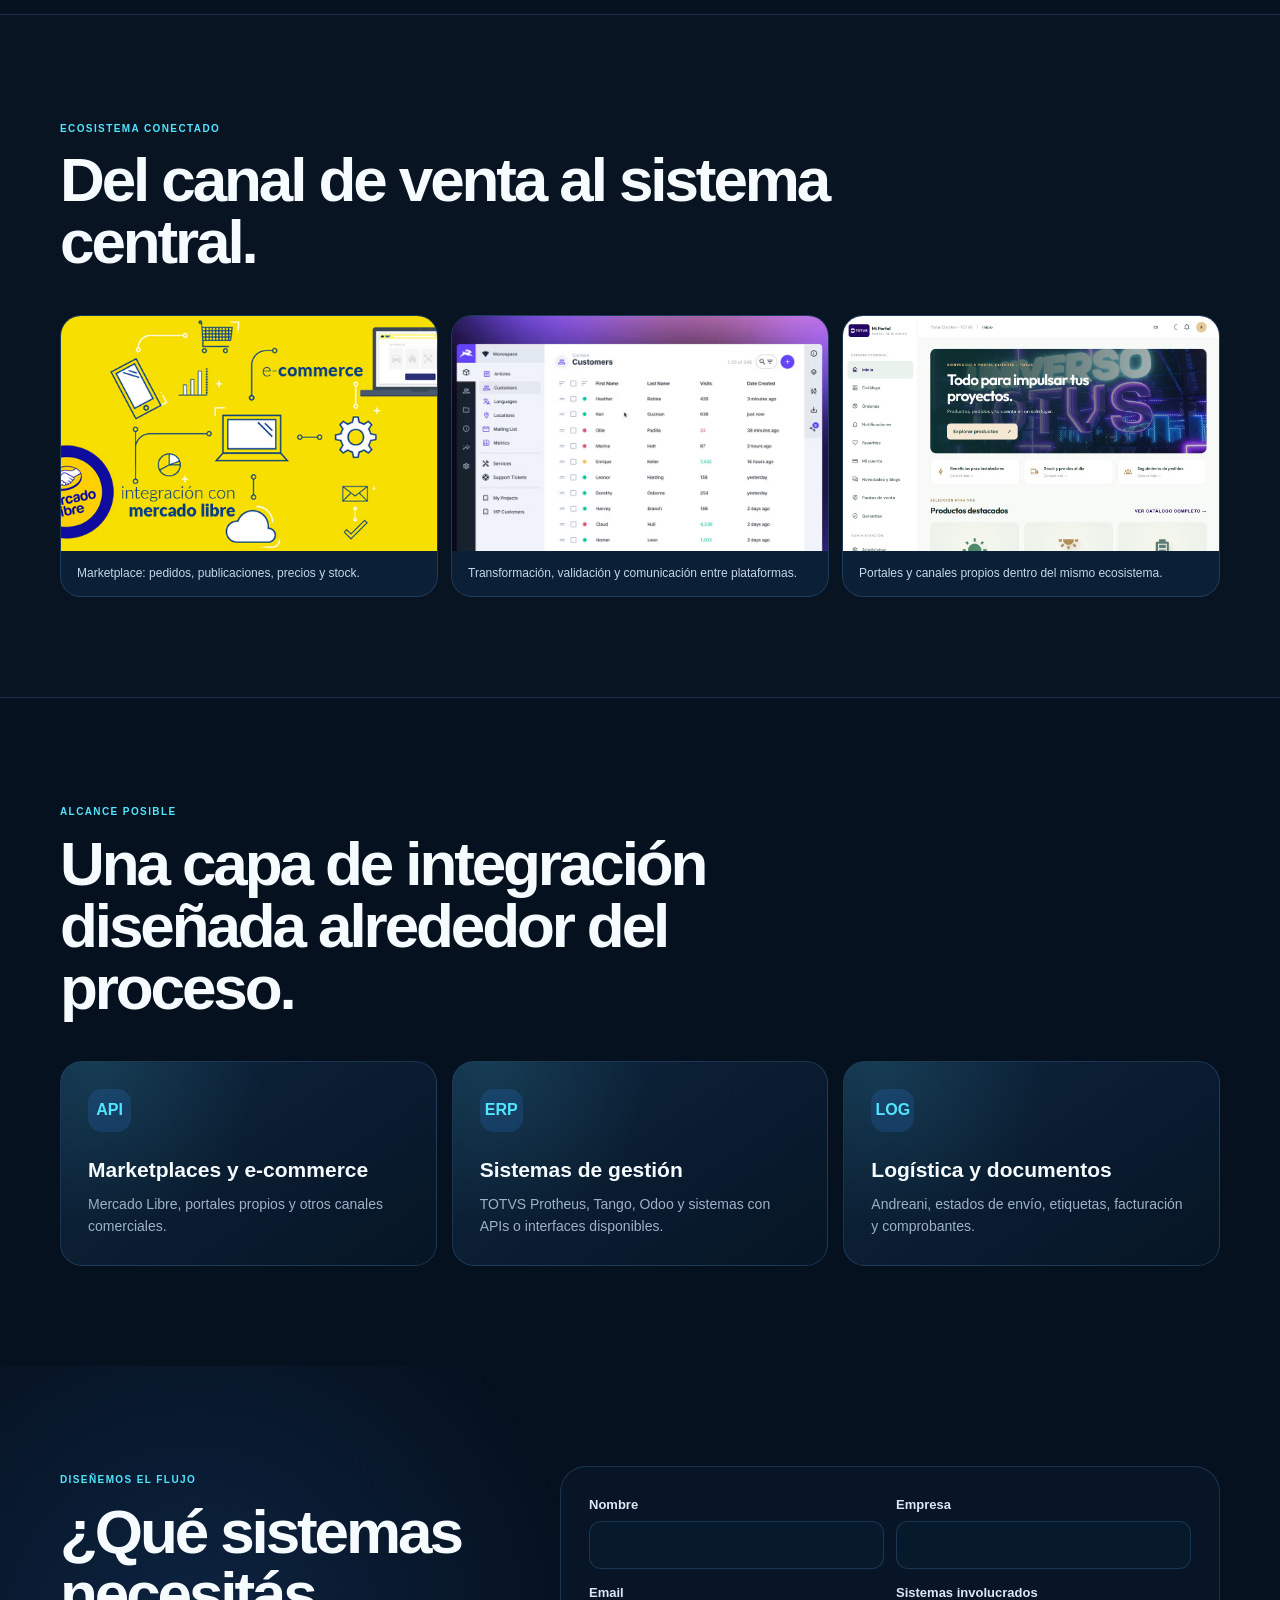
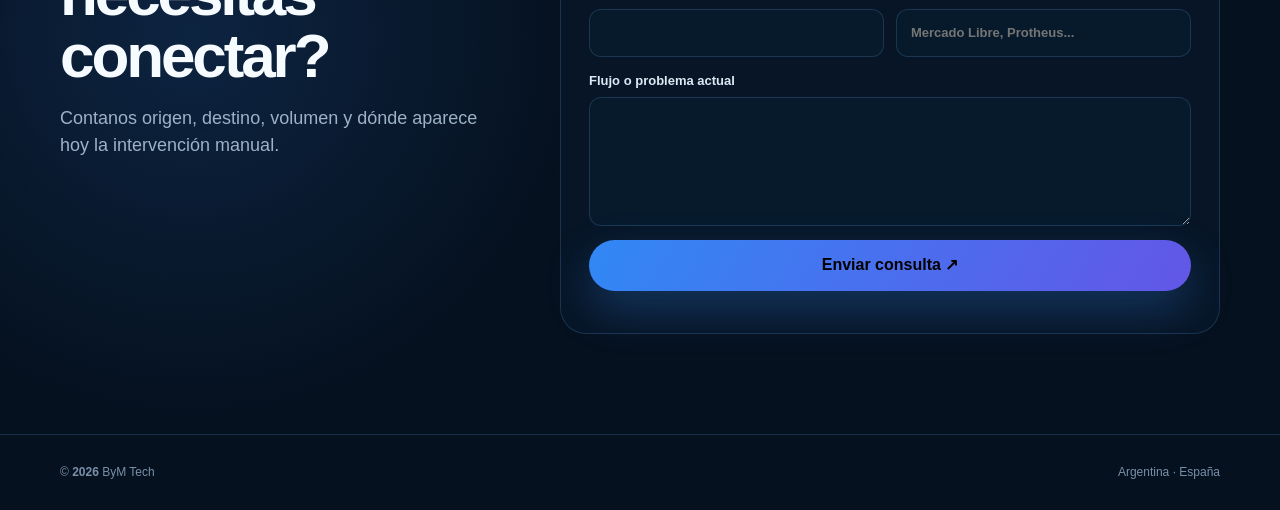
<file: productos/syncmaster/index.html>
<!doctype html><html lang="es"><head><meta charset="utf-8"><meta name="viewport" content="width=device-width,initial-scale=1"><meta name="description" content="SyncMaster conecta marketplaces, logística y ERP con trazabilidad y control."><title>SyncMaster | ByM Tech</title><link rel="icon" href="../../assets/bymtech-logo.png"><link rel="stylesheet" href="../product.css"></head><body class="theme-sync"><nav class="nav"><div class="wrap nav-in"><a class="brand" href="../../"><img src="../../assets/bymtech-logo.png" alt=""><span>ByM Tech</span></a><div class="nav-actions"><a href="../../#productos">Productos</a><a class="cta" href="#contacto">Evaluar integración</a></div></div></nav><main><section class="hero"><div class="wrap hero-grid"><div><span class="eyebrow">Producto propio · Integración</span><h1>Sistemas distintos. <span class="accent">Una sola operación.</span></h1><p class="lead">SyncMaster conecta pedidos, productos, precios, stock, estados y documentos entre marketplaces, operadores logísticos y tu ERP, con reglas, reintentos y trazabilidad.</p><div class="actions"><a class="btn primary" href="#contacto">Analizar mi integración</a><a class="btn" href="#valor">Ver qué resuelve</a></div></div><div class="hero-media"><img src="../../assets/platforms/syncmaster/02-mercadolibre.png" alt="Integración de Mercado Libre con ERP"></div></div></section><section id="valor"><div class="wrap"><div class="section-head"><span class="kicker">Valor operativo</span><h2>Menos carga manual. Menos inconsistencias. Más velocidad.</h2><p>La integración deja de ser una serie de tareas aisladas y se convierte en un flujo monitoreado.</p></div><div class="value-grid"><article class="value"><i>01</i><h3>Datos sincronizados</h3><p>Pedidos, productos, listas, inventario y estados viajan con reglas consistentes.</p></article><article class="value"><i>02</i><h3>Errores visibles</h3><p>Registro, alertas y reintentos para actuar sobre excepciones sin perder operaciones.</p></article><article class="value"><i>03</i><h3>Arquitectura extensible</h3><p>Nuevos canales, operadores o ERP pueden incorporarse sin rehacer todo el circuito.</p></article></div></div></section><section class="proof"><div class="wrap"><div class="section-head"><span class="kicker">Ecosistema conectado</span><h2>Del canal de venta al sistema central.</h2></div><div class="proof-grid"><figure><img src="../../assets/platforms/syncmaster/02-mercadolibre.png" alt="Mercado Libre conectado"><figcaption>Marketplace: pedidos, publicaciones, precios y stock.</figcaption></figure><figure><img src="../../assets/platforms/syncmaster/01-external-system.png" alt="Sistema conectado"><figcaption>Transformación, validación y comunicación entre plataformas.</figcaption></figure><figure><img src="../../assets/portal-clientes/03-inicio.png" alt="Portal conectado al ERP"><figcaption>Portales y canales propios dentro del mismo ecosistema.</figcaption></figure></div></div></section><section><div class="wrap"><div class="section-head"><span class="kicker">Alcance posible</span><h2>Una capa de integración diseñada alrededor del proceso.</h2></div><div class="service-grid"><article class="service"><i>API</i><h3>Marketplaces y e-commerce</h3><p>Mercado Libre, portales propios y otros canales comerciales.</p></article><article class="service"><i>ERP</i><h3>Sistemas de gestión</h3><p>TOTVS Protheus, Tango, Odoo y sistemas con APIs o interfaces disponibles.</p></article><article class="service"><i>LOG</i><h3>Logística y documentos</h3><p>Andreani, estados de envío, etiquetas, facturación y comprobantes.</p></article></div></div></section><section class="form-section" id="contacto"><div class="wrap form-grid"><div class="form-copy"><span class="kicker">Diseñemos el flujo</span><h2>¿Qué sistemas necesitás conectar?</h2><p>Contanos origen, destino, volumen y dónde aparece hoy la intervención manual.</p></div><form class="form product-form" data-product="SyncMaster"><div class="form-row"><label>Nombre<input name="name" required></label><label>Empresa<input name="company"></label></div><div class="form-row"><label>Email<input name="email" type="email" required></label><label>Sistemas involucrados<input name="systems" placeholder="Mercado Libre, Protheus..."></label></div><label>Flujo o problema actual<textarea name="message" rows="5" required></textarea></label><button class="btn primary" type="submit">Enviar consulta ↗</button><p class="form-status" aria-live="polite"></p></form></div></section></main><a class="whatsapp" href="https://wa.me/5491167382800?text=Hola%20ByM%20Tech%2C%20quiero%20conocer%20SyncMaster" target="_blank">WhatsApp</a><footer class="footer"><div class="wrap footer-in"><span>© <b data-year></b> ByM Tech</span><span>Argentina · España</span></div></footer><script src="../../form-config.js"></script><script src="../product.js"></script></body></html>
</file>
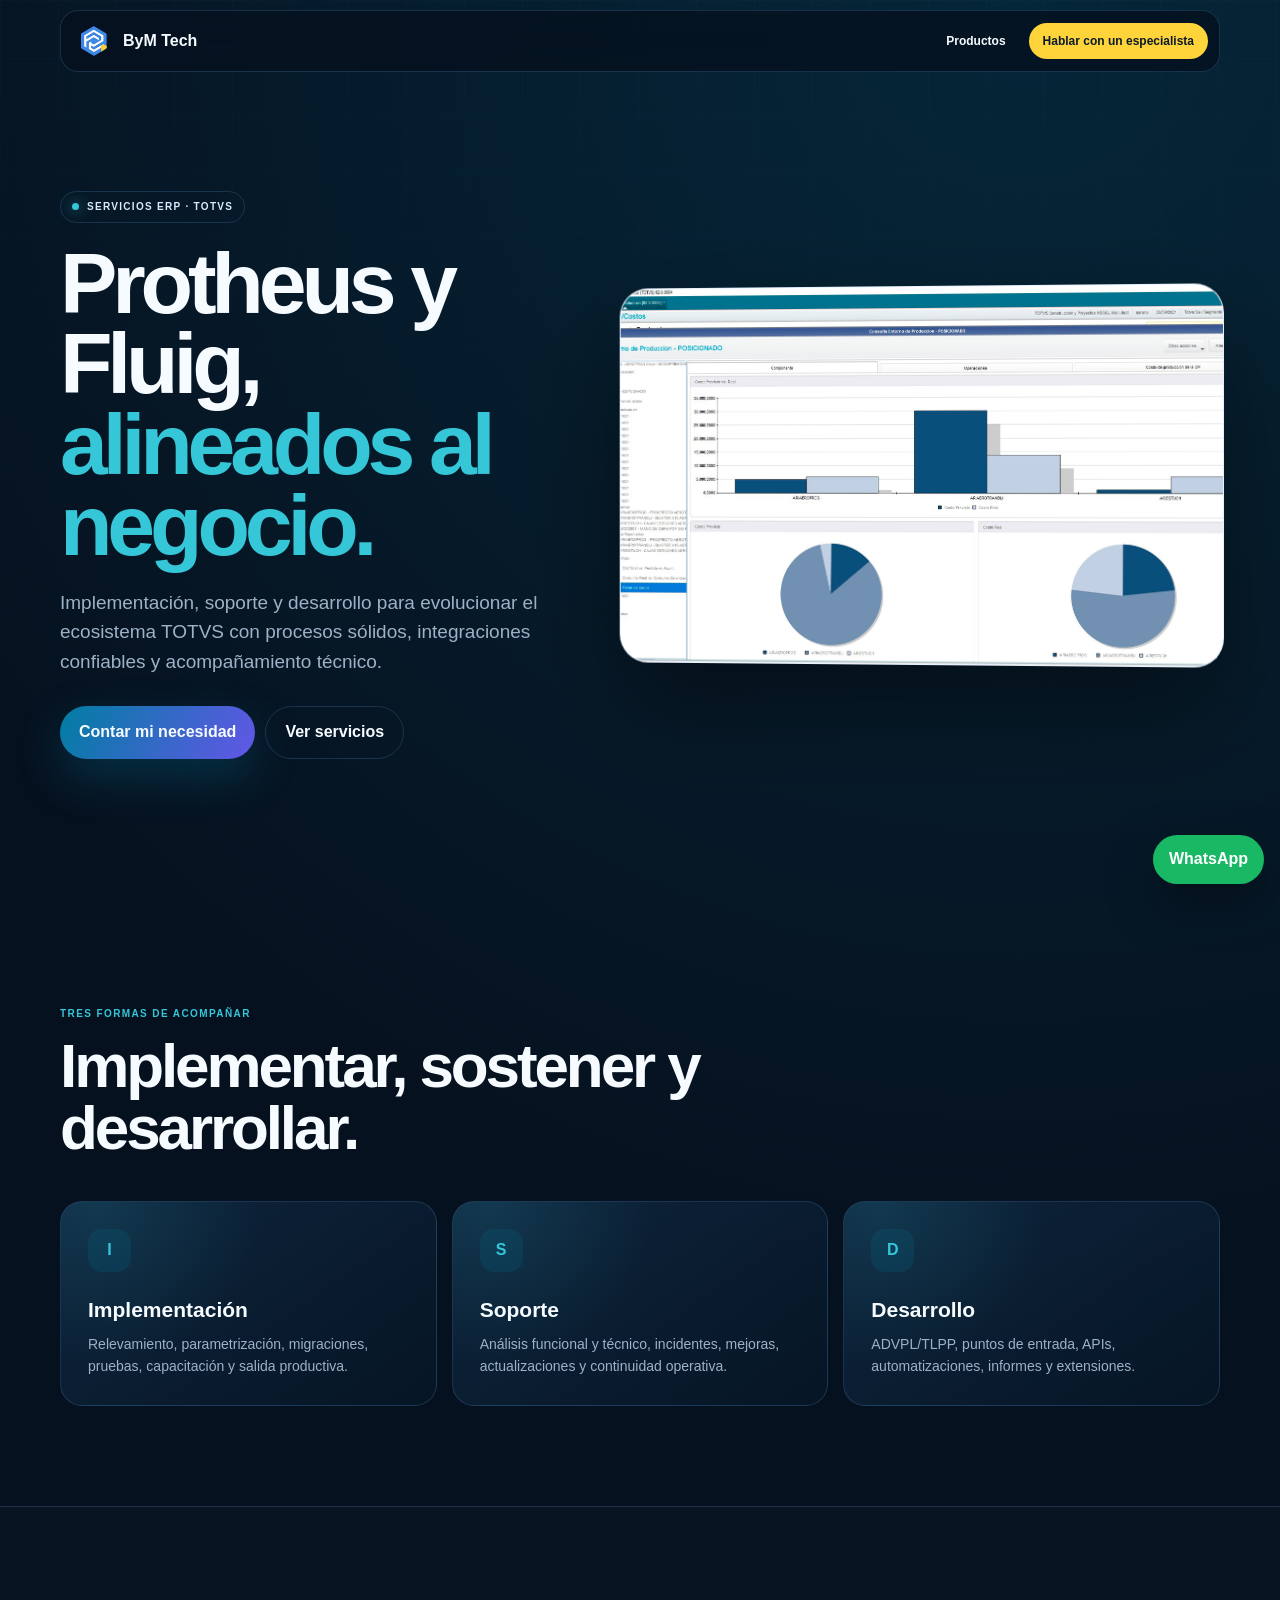
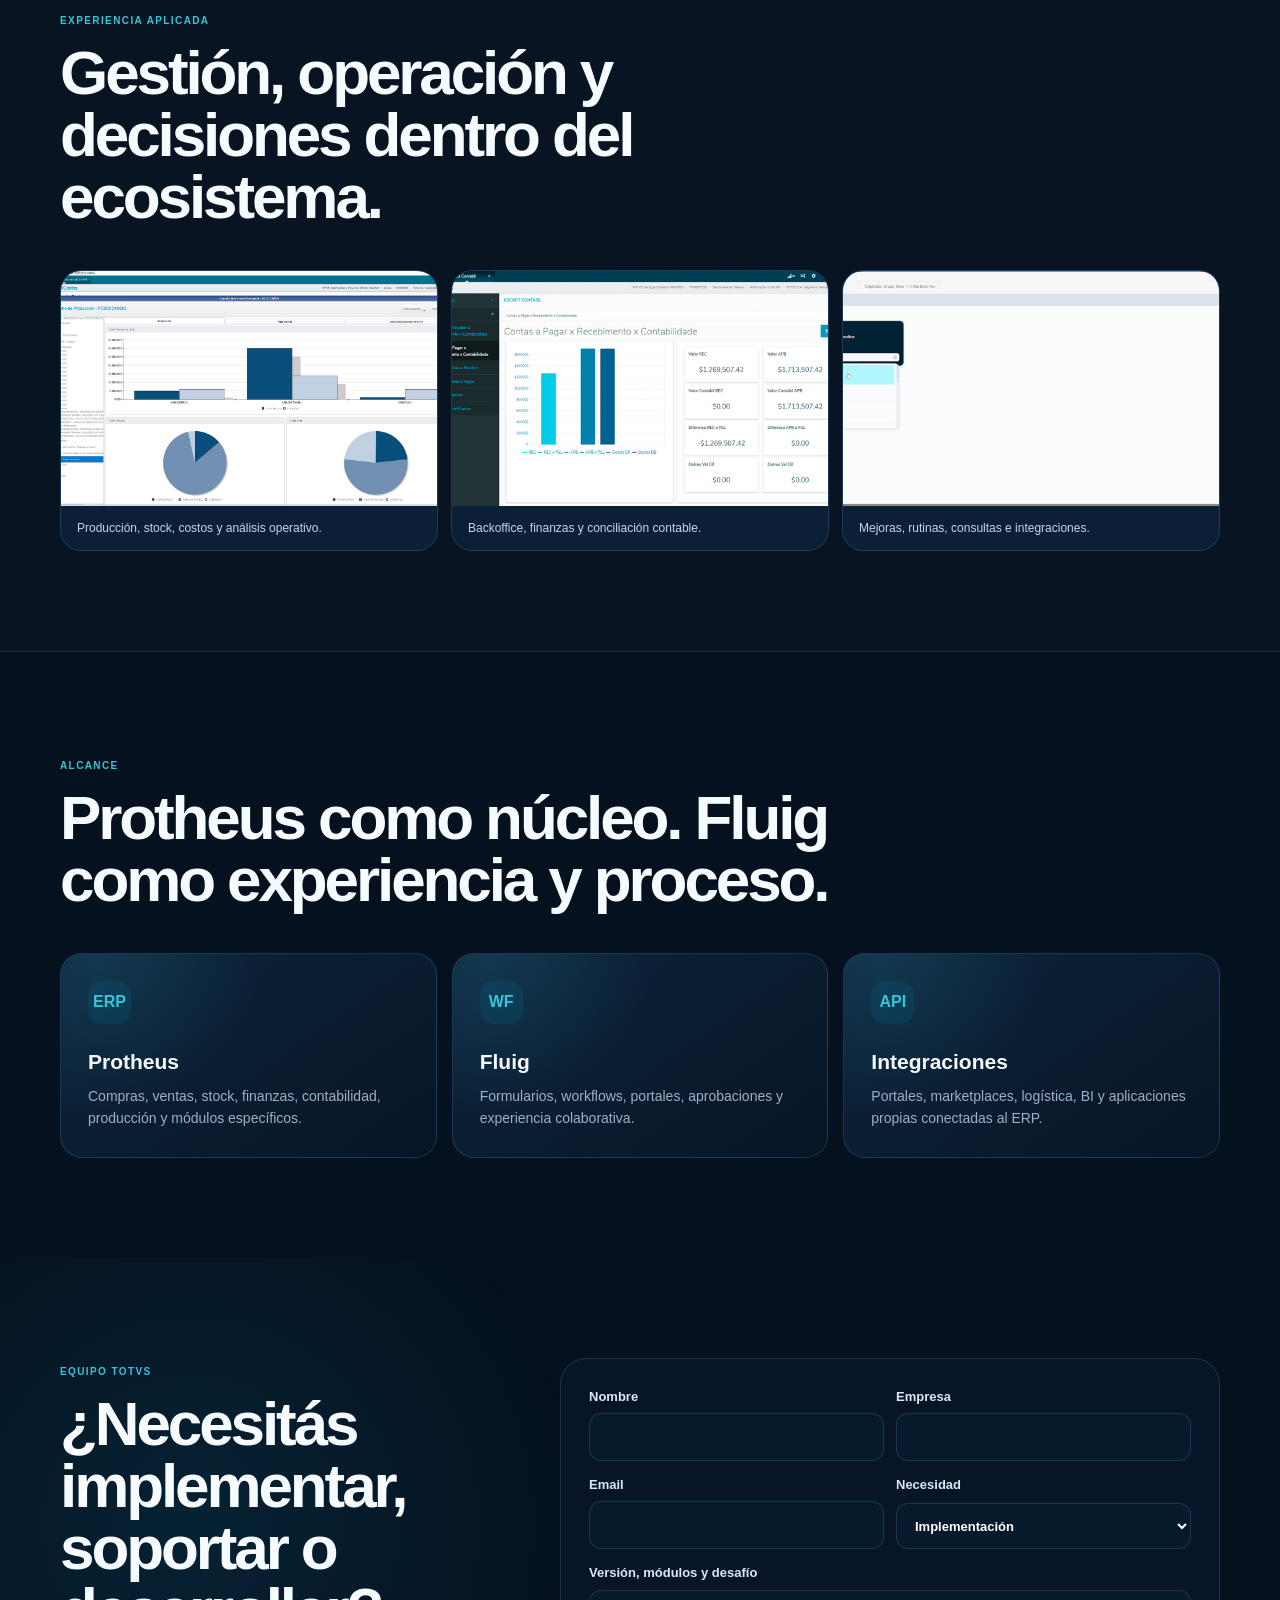
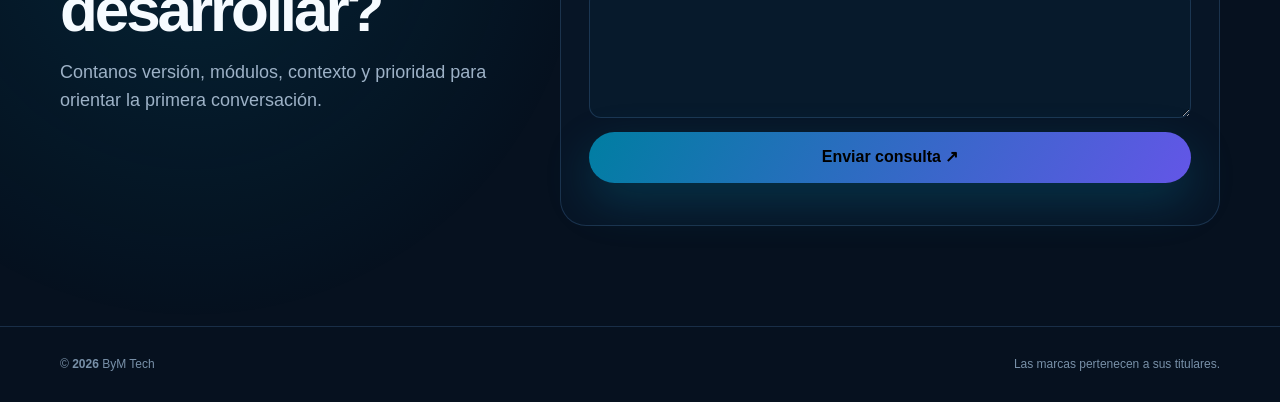
<file: productos/totvs/index.html>
<!doctype html><html lang="es"><head><meta charset="utf-8"><meta name="viewport" content="width=device-width,initial-scale=1"><meta name="description" content="Implementación, soporte y desarrollo sobre TOTVS Protheus y Fluig."><title>TOTVS Protheus y Fluig | ByM Tech</title><link rel="icon" href="../../assets/bymtech-logo.png"><link rel="stylesheet" href="../product.css"></head><body class="theme-totvs"><nav class="nav"><div class="wrap nav-in"><a class="brand" href="../../"><img src="../../assets/bymtech-logo.png" alt=""><span>ByM Tech</span></a><div class="nav-actions"><a href="../../#productos">Productos</a><a class="cta" href="#contacto">Hablar con un especialista</a></div></div></nav><main><section class="hero"><div class="wrap hero-grid"><div><span class="eyebrow">Servicios ERP · TOTVS</span><h1>Protheus y Fluig, <span class="accent">alineados al negocio.</span></h1><p class="lead">Implementación, soporte y desarrollo para evolucionar el ecosistema TOTVS con procesos sólidos, integraciones confiables y acompañamiento técnico.</p><div class="actions"><a class="btn primary" href="#contacto">Contar mi necesidad</a><a class="btn" href="#servicios">Ver servicios</a></div></div><div class="hero-media"><img src="../../assets/platforms/protheus/01-produccion-costos.png" alt="Panel TOTVS Protheus"></div></div></section><section id="servicios"><div class="wrap"><div class="section-head"><span class="kicker">Tres formas de acompañar</span><h2>Implementar, sostener y desarrollar.</h2></div><div class="service-grid"><article class="service"><i>I</i><h3>Implementación</h3><p>Relevamiento, parametrización, migraciones, pruebas, capacitación y salida productiva.</p></article><article class="service"><i>S</i><h3>Soporte</h3><p>Análisis funcional y técnico, incidentes, mejoras, actualizaciones y continuidad operativa.</p></article><article class="service"><i>D</i><h3>Desarrollo</h3><p>ADVPL/TLPP, puntos de entrada, APIs, automatizaciones, informes y extensiones.</p></article></div></div></section><section class="proof"><div class="wrap"><div class="section-head"><span class="kicker">Experiencia aplicada</span><h2>Gestión, operación y decisiones dentro del ecosistema.</h2></div><div class="proof-grid"><figure><img src="../../assets/platforms/protheus/01-produccion-costos.png" alt="Producción y costos"><figcaption>Producción, stock, costos y análisis operativo.</figcaption></figure><figure><img src="../../assets/platforms/protheus/02-cockpit-contable.png" alt="Cockpit contable"><figcaption>Backoffice, finanzas y conciliación contable.</figcaption></figure><figure><img src="../../assets/platforms/protheus/03-menu-productos.png" alt="Interfaz Protheus"><figcaption>Mejoras, rutinas, consultas e integraciones.</figcaption></figure></div></div></section><section><div class="wrap"><div class="section-head"><span class="kicker">Alcance</span><h2>Protheus como núcleo. Fluig como experiencia y proceso.</h2></div><div class="value-grid"><article class="value"><i>ERP</i><h3>Protheus</h3><p>Compras, ventas, stock, finanzas, contabilidad, producción y módulos específicos.</p></article><article class="value"><i>WF</i><h3>Fluig</h3><p>Formularios, workflows, portales, aprobaciones y experiencia colaborativa.</p></article><article class="value"><i>API</i><h3>Integraciones</h3><p>Portales, marketplaces, logística, BI y aplicaciones propias conectadas al ERP.</p></article></div></div></section><section class="form-section" id="contacto"><div class="wrap form-grid"><div class="form-copy"><span class="kicker">Equipo TOTVS</span><h2>¿Necesitás implementar, soportar o desarrollar?</h2><p>Contanos versión, módulos, contexto y prioridad para orientar la primera conversación.</p></div><form class="form product-form" data-product="TOTVS Protheus y Fluig"><div class="form-row"><label>Nombre<input name="name" required></label><label>Empresa<input name="company"></label></div><div class="form-row"><label>Email<input name="email" type="email" required></label><label>Necesidad<select name="service"><option>Implementación</option><option>Soporte</option><option>Desarrollo</option><option>Integración</option></select></label></div><label>Versión, módulos y desafío<textarea name="message" rows="5" required></textarea></label><button class="btn primary" type="submit">Enviar consulta ↗</button><p class="form-status" aria-live="polite"></p></form></div></section></main><a class="whatsapp" href="https://wa.me/5491167382800?text=Hola%20ByM%20Tech%2C%20necesito%20ayuda%20con%20TOTVS" target="_blank">WhatsApp</a><footer class="footer"><div class="wrap footer-in"><span>© <b data-year></b> ByM Tech</span><span>Las marcas pertenecen a sus titulares.</span></div></footer><script src="../../form-config.js"></script><script src="../product.js"></script></body></html>
</file>
<file: productos/product.css>
:root{--bg:#06111f;--panel:#0b2036;--text:#f6fbff;--muted:#9db2c7;--accent:#52e5ff;--accent2:#3188f5;--warm:#ffd43b;--line:rgba(118,185,255,.18)}*{box-sizing:border-box}html{scroll-behavior:smooth}body{margin:0;background:radial-gradient(circle at 80% 0,color-mix(in srgb,var(--accent2) 20%,transparent),transparent 34%),var(--bg);color:var(--text);font-family:Aptos,"Segoe UI",sans-serif;line-height:1.55}body:before{content:"";position:fixed;inset:0;z-index:-1;background:linear-gradient(rgba(118,185,255,.025) 1px,transparent 1px),linear-gradient(90deg,rgba(118,185,255,.025) 1px,transparent 1px);background-size:58px 58px;mask-image:linear-gradient(#000,transparent 85%)}a{color:inherit;text-decoration:none}button,input,textarea,select{font:inherit}.wrap{width:min(1160px,calc(100% - 40px));margin:auto}.nav{position:fixed;inset:0 0 auto;z-index:30;padding:10px 0}.nav-in{height:62px;display:flex;align-items:center;justify-content:space-between;padding:0 11px 0 14px;border:1px solid var(--line);border-radius:18px;background:rgba(6,17,31,.8);backdrop-filter:blur(20px)}.brand{display:flex;align-items:center;gap:10px;font-weight:850}.brand img{width:38px;height:38px}.nav-actions{display:flex;gap:9px;align-items:center}.nav-actions a{padding:9px 14px;border-radius:99px;font-size:12px;font-weight:800}.nav-actions .cta{background:var(--warm);color:#0a1a29}.hero{min-height:100svh;display:grid;align-items:center;padding:125px 0 75px}.hero-grid{display:grid;grid-template-columns:.9fr 1.1fr;gap:60px;align-items:center}.eyebrow{display:inline-flex;align-items:center;gap:8px;padding:7px 11px;border:1px solid var(--line);border-radius:99px;color:#d7eaff;font-size:10px;font-weight:850;letter-spacing:.13em;text-transform:uppercase}.eyebrow:before{content:"";width:7px;height:7px;border-radius:50%;background:var(--accent);box-shadow:0 0 15px var(--accent)}h1{margin:20px 0 22px;font-size:clamp(50px,7vw,86px);line-height:.94;letter-spacing:-.06em}.accent{color:var(--accent)}.lead{max-width:670px;color:var(--muted);font-size:19px}.actions{display:flex;gap:10px;flex-wrap:wrap;margin-top:30px}.btn{display:inline-flex;align-items:center;justify-content:center;padding:13px 19px;border:1px solid var(--line);border-radius:99px;font-weight:800;transition:.25s}.btn:hover{transform:translateY(-3px)}.btn.primary{border:0;background:linear-gradient(120deg,var(--accent2),#6356e7);box-shadow:0 18px 45px color-mix(in srgb,var(--accent2) 28%,transparent)}.hero-media{position:relative;overflow:hidden;border:1px solid var(--line);border-radius:29px;background:#fff;box-shadow:0 45px 110px rgba(0,0,0,.46);transform:perspective(1100px) rotateY(-3deg);transition:.45s}.hero-media:hover{transform:none}.hero-media img,.hero-media video{display:block;width:100%;aspect-ratio:16/10;object-fit:cover;object-position:top}.hero-media.contain img{object-fit:contain;padding:8%;background:#f7f9fc}.hero-media:after{content:"";position:absolute;inset:0;background:linear-gradient(115deg,transparent 30%,rgba(255,255,255,.22),transparent 60%);transform:translateX(-130%);animation:shine 7s ease-in-out infinite}@keyframes shine{60%,100%{transform:translateX(130%)}}section{padding:100px 0}.section-head{max-width:780px;margin-bottom:42px}.kicker{color:var(--accent);font-size:10px;font-weight:850;letter-spacing:.14em;text-transform:uppercase}.section-head h2,.form-copy h2{margin:10px 0 17px;font-size:clamp(39px,5vw,62px);line-height:1;letter-spacing:-.05em}.section-head p,.form-copy p{color:var(--muted);font-size:18px}.value-grid,.service-grid{display:grid;grid-template-columns:repeat(3,1fr);gap:15px}.value,.service{position:relative;padding:27px;border:1px solid var(--line);border-radius:22px;background:linear-gradient(145deg,rgba(16,43,70,.76),rgba(7,22,38,.88));overflow:hidden}.value:before,.service:before{content:"";position:absolute;inset:0;background:radial-gradient(circle at 10% 0,color-mix(in srgb,var(--accent) 13%,transparent),transparent 42%)}.value>* ,.service>*{position:relative}.value i,.service i{display:grid;place-items:center;width:43px;height:43px;border-radius:14px;background:color-mix(in srgb,var(--accent2) 16%,transparent);color:var(--accent);font-style:normal;font-weight:900}.value h3,.service h3{margin:22px 0 8px;font-size:21px}.value p,.service p{margin:0;color:var(--muted);font-size:14px}.proof{border-block:1px solid var(--line);background:rgba(255,255,255,.015)}.proof-grid{display:grid;grid-template-columns:repeat(3,1fr);gap:13px}.proof figure{margin:0;overflow:hidden;border:1px solid var(--line);border-radius:21px;background:var(--panel)}.proof img{display:block;width:100%;aspect-ratio:16/10;object-fit:cover;object-position:top;transition:.3s}.proof figure:hover img{transform:scale(1.025)}.proof figcaption{padding:13px 16px;color:#c5d7e8;font-size:12px}.process{display:grid;grid-template-columns:repeat(4,1fr);gap:12px}.step{padding:23px;border-top:2px solid var(--accent);background:rgba(255,255,255,.02)}.step b{color:var(--accent);font-size:11px}.step h3{font-size:18px}.step p{color:var(--muted);font-size:13px}.form-section{background:radial-gradient(circle at 15% 40%,color-mix(in srgb,var(--accent2) 16%,transparent),transparent 34%)}.form-grid{display:grid;grid-template-columns:.8fr 1.2fr;gap:60px}.form{display:grid;gap:14px;padding:28px;border:1px solid var(--line);border-radius:26px;background:rgba(8,24,41,.78)}.form-row{display:grid;grid-template-columns:1fr 1fr;gap:12px}.form label{display:grid;gap:6px;color:#dce8f4;font-size:13px;font-weight:750}.form input,.form textarea,.form select{width:100%;padding:13px 14px;border:1px solid var(--line);border-radius:12px;background:#071a2c;color:white;outline:none}.form input:focus,.form textarea:focus,.form select:focus{border-color:var(--accent);box-shadow:0 0 0 3px color-mix(in srgb,var(--accent) 12%,transparent)}.form textarea{resize:vertical}.form button{cursor:pointer}.form-note,.form-status{margin:0;color:#7890a8;font-size:10px;text-align:center}.form-status.success{color:#65e7aa}.form-status.error{color:#ff9f9f}.footer{padding:28px 0;border-top:1px solid var(--line);color:#7890a8;font-size:12px}.footer-in{display:flex;justify-content:space-between}.whatsapp{position:fixed;right:16px;bottom:16px;z-index:40;padding:12px 16px;border-radius:99px;background:#18b864;color:#fff;font-weight:850;box-shadow:0 18px 50px rgba(0,0,0,.35)}.theme-portal{--accent:#65e7aa;--accent2:#2f8f75}.theme-sync{--accent:#52e5ff;--accent2:#3188f5}.theme-docs{--accent:#ffd43b;--accent2:#ef8d2f}.theme-totvs{--accent:#35c6d8;--accent2:#007ea2}.theme-odoo{--accent:#c47abb;--accent2:#714b67}.theme-bi{--accent:#69b2ff;--accent2:#356fbc}.theme-bank{--accent:#65e7aa;--accent2:#1aa884}.theme-dev{--accent:#b697ff;--accent2:#6356e7}@media(max-width:900px){.hero-grid,.form-grid{grid-template-columns:1fr}.hero{padding-top:115px}.hero-media{transform:none}.value-grid,.service-grid,.proof-grid{grid-template-columns:1fr 1fr}.process{grid-template-columns:1fr 1fr}}@media(max-width:600px){.wrap{width:min(100% - 26px,1160px)}.nav-in{height:58px}.nav-actions a:not(.cta){display:none}.hero{padding-top:105px;min-height:auto}.hero-grid{gap:35px}h1{font-size:clamp(48px,15vw,68px)}section{padding:78px 0}.value-grid,.service-grid,.proof-grid,.process,.form-row{grid-template-columns:1fr}.form{padding:19px}.footer-in{display:block;text-align:center}.whatsapp{font-size:0;padding:13px}.whatsapp:before{content:"WA";font-size:13px}}
</file>
